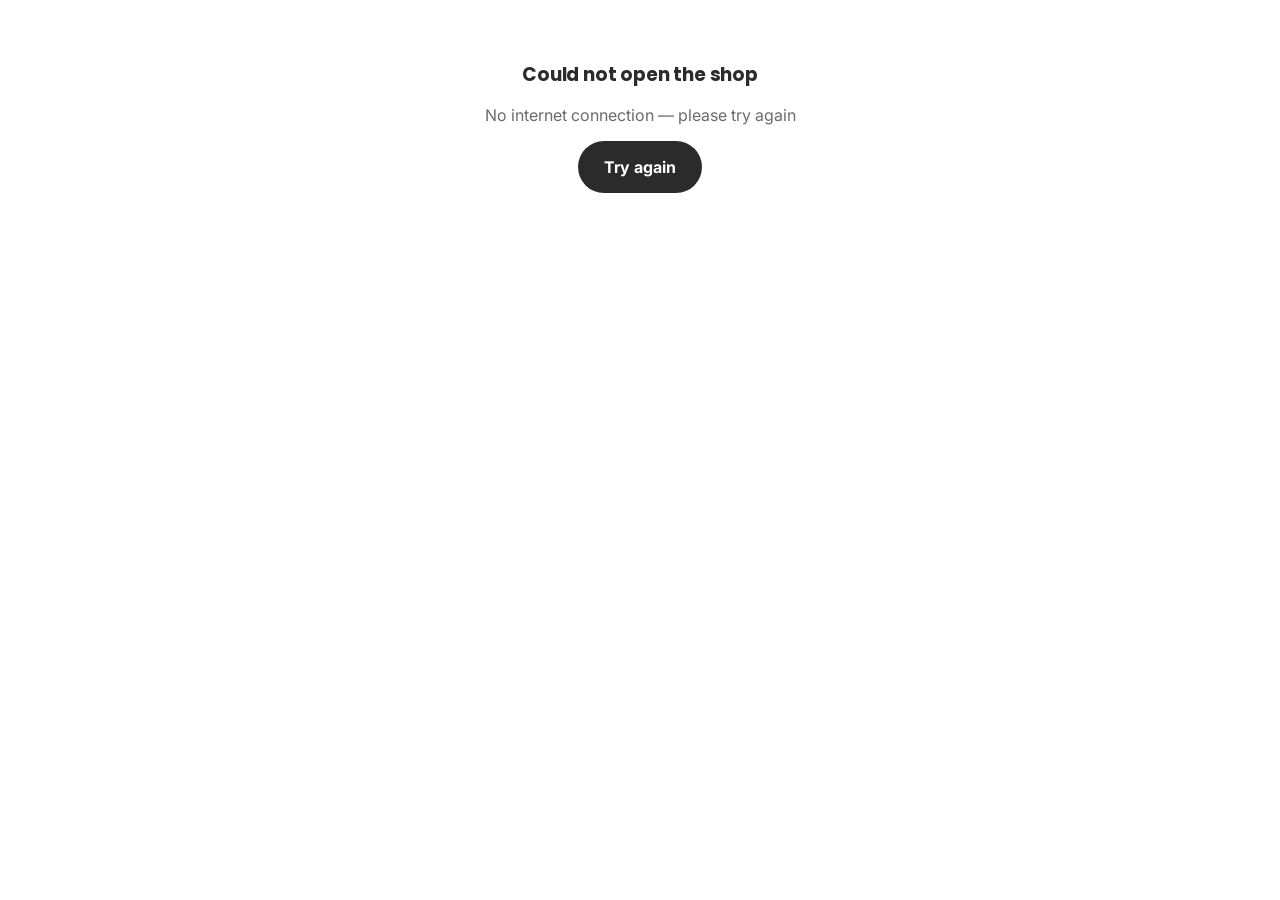
<file: index.html>
<!DOCTYPE html>
<html lang="en">
<head>
  <meta charset="utf-8">
  <meta name="viewport" content="width=device-width, initial-scale=1, viewport-fit=cover">
  <meta name="theme-color" content="#ffffff">
  <title>Store Manager Demo — shop online, order on WhatsApp</title>
  <!-- Link preview on WhatsApp / Facebook (GitHub Pages version). Change the title, description and og-image.png to your business. -->
  <meta name="description" content="Try a till, stock and online shop app made for Liberian businesses">
  <meta property="og:type" content="website">
  <meta property="og:title" content="Store Manager Demo — shop online, order on WhatsApp">
  <meta property="og:description" content="Try a till, stock and online shop app made for Liberian businesses">
  <meta property="og:image" content="og-image.png">
  <meta name="twitter:card" content="summary_large_image">
  <link rel="icon" href="icons/icon-192.png">
  <link rel="apple-touch-icon" href="icons/icon-192.png">
  <link rel="preconnect" href="https://fonts.googleapis.com">
  <link rel="preconnect" href="https://fonts.gstatic.com" crossorigin>
  <link href="https://fonts.googleapis.com/css2?family=Inter:wght@400;500;600;700&family=Poppins:wght@600;700;800&display=swap" rel="stylesheet">
  <style>
:root { --brand: #0F766E; --brand-ink: #0c5c56; --brand-soft: #eef5f5; --on-brand: #fff; --accent: #0077a8; --accent-soft: #eaf8fd;
  --ink: #2b2b2b; --ink-2: #4a4a4a; --muted: #6b6b6b; --line: #eeeae6; --line-2: #e2dcd6; --paper: #f6f4f2; --photo: #f1eeea;
  --wa: #15803d; --ok: #166534; --warn: #b45309; --bad: #b91c1c; --r: 20px; --max: 1280px;
  --head: "Poppins", "Inter", ui-sans-serif, system-ui, sans-serif;
  font-family: "Inter", ui-sans-serif, system-ui, -apple-system, "Segoe UI", Roboto, Arial, sans-serif; color: var(--ink); -webkit-font-smoothing: antialiased; }
* { box-sizing: border-box; }
html { scroll-behavior: smooth; }
body { margin: 0; background: #fff; -webkit-tap-highlight-color: transparent; }
button, input, select, textarea { font: inherit; color: inherit; }
button { cursor: pointer; }
a { color: var(--accent); }
img { max-width: 100%; }
h1, h2, h3 { font-family: var(--head); letter-spacing: -.01em; }
svg.i { width: 20px; height: 20px; fill: none; stroke: currentColor; stroke-width: 2; stroke-linecap: round; stroke-linejoin: round; flex: 0 0 auto; }
.sr { position: absolute; width: 1px; height: 1px; overflow: hidden; clip: rect(0 0 0 0); white-space: nowrap; }
.wrap { max-width: var(--max); margin: 0 auto; padding: 0 32px; }
@media (max-width: 720px) { .wrap { padding: 0 16px; } }
:focus-visible { outline: 3px solid rgba(0,174,239,.55); outline-offset: 2px; }

/* buttons */
.btn { display: inline-flex; align-items: center; justify-content: center; gap: 10px; min-height: 52px; padding: 0 26px; border-radius: 999px; border: 0;
  font-weight: 700; font-size: 16px; text-decoration: none; white-space: nowrap; transition: transform .12s, background .2s; }
.btn:active { transform: scale(.98); }
.btn.pri { background: var(--brand); color: var(--on-brand); }
.btn.pri:hover { background: var(--brand-ink); }
.btn.dark { background: var(--ink); color: #fff; }
.btn.ghost { background: #fff; color: var(--ink); border: 1.5px solid var(--line-2); }
.btn.wa { background: var(--wa); color: #fff; }
.btn.wa-o { background: #fff; color: var(--wa); border: 1.5px solid var(--wa); }
.btn.block { width: 100%; }
.btn[disabled] { opacity: .55; pointer-events: none; }
.iconbtn { width: 48px; height: 48px; border-radius: 999px; border: 0; background: var(--paper); color: var(--ink); display: inline-flex; align-items: center; justify-content: center; position: relative; text-decoration: none; flex: 0 0 auto; }
.iconbtn.dark { background: var(--ink); color: #fff; }
.badge { position: absolute; top: -3px; right: -3px; min-width: 20px; height: 20px; padding: 0 5px; border-radius: 999px; background: var(--brand); color: var(--on-brand);
  font-size: 12px; font-weight: 700; display: flex; align-items: center; justify-content: center; border: 2px solid #fff; }
.pill { display: inline-flex; align-items: center; font-size: 12px; font-weight: 700; padding: 5px 11px; border-radius: 999px; background: #fff; color: var(--accent); }
.pill.sale { background: var(--brand); color: var(--on-brand); }
.pill.custom { background: var(--brand); color: var(--on-brand); }
.pill.out { background: #fff; color: var(--bad); }
.pill.low { background: #fff; color: var(--warn); }
.kicker { color: var(--accent); font-weight: 700; font-size: 13px; letter-spacing: .08em; text-transform: uppercase; }
.kicker.pink { color: var(--brand); }

/* top */
.announce { background: var(--ink); color: #fff; font-size: 13px; padding: 9px 16px; text-align: center; }
.head { position: sticky; top: 0; z-index: 30; background: rgba(255,255,255,.96); backdrop-filter: saturate(1.4) blur(8px); border-bottom: 1px solid var(--line); }
.head .row { display: flex; align-items: center; gap: 24px; padding-top: 14px; padding-bottom: 14px; }
.logo { display: flex; align-items: center; text-decoration: none; color: var(--ink); min-width: 0; }
.logo img { height: 40px; width: auto; display: block; }
.logo .txt { font-family: var(--head); font-weight: 800; font-size: 22px; color: var(--brand); white-space: nowrap; overflow: hidden; text-overflow: ellipsis; }
.search { flex: 1 1 320px; display: flex; align-items: center; gap: 10px; background: var(--paper); border-radius: 999px; padding: 0 18px; height: 48px; color: var(--muted); }
.search input { border: 0; background: transparent; outline: none; flex: 1; min-width: 0; font-size: 15px; color: var(--ink); }
.head .acts { display: flex; align-items: center; gap: 10px; margin-left: auto; }
.chat { display: inline-flex; align-items: center; gap: 8px; height: 48px; padding: 0 18px; border-radius: 999px; border: 1.5px solid var(--wa); color: var(--wa); text-decoration: none; font-weight: 600; font-size: 15px; }
.nav { display: flex; gap: 30px; padding-bottom: 14px; overflow-x: auto; scrollbar-width: none; }
.nav::-webkit-scrollbar { display: none; }
.nav a { color: var(--ink); text-decoration: none; font-weight: 500; font-size: 15px; white-space: nowrap; }
.nav a:hover, .nav a.on { color: var(--brand); }
.nav a.hot { color: var(--brand); font-weight: 700; }
.menu-btn { display: none; }
@media (max-width: 860px) {
  .head .row { flex-wrap: wrap; gap: 10px; padding-top: 10px; padding-bottom: 10px; }
  .menu-btn { display: inline-flex; background: transparent; margin-left: -10px; }
  .logo { flex: 1; justify-content: center; }
  .logo img { height: 30px; }
  .logo .txt { font-size: 19px; }
  .head .acts { margin-left: 0; }
  .chat { display: none; }
  .search { order: 5; flex: 1 1 100%; height: 46px; }
  .nav { display: none; }
}

/* sections */
main { min-height: 60vh; }
.sec { padding-top: 52px; }
.sec-h { display: flex; align-items: flex-end; justify-content: space-between; gap: 16px; margin-bottom: 22px; flex-wrap: wrap; }
.sec-h h2 { margin: 4px 0 0; font-size: 28px; font-weight: 700; }
.sec-h a { font-weight: 600; font-size: 15px; text-decoration: none; }
.band { margin-top: 52px; border-radius: 28px; padding: 40px; }
.band.blue { background: var(--accent-soft); }
.band.pink { background: var(--brand-soft); }
.band .sec-h { margin-bottom: 20px; }
@media (max-width: 720px) {
  .sec { padding-top: 30px; }
  .sec-h { margin-bottom: 14px; }
  .sec-h h2 { font-size: 20px; }
  .band { margin-top: 30px; border-radius: 22px; padding: 22px 16px; }
}

/* hero */
.hero { position: relative; margin-top: 26px; border-radius: 28px; overflow: hidden; background: var(--brand-soft); }
.slides { display: flex; overflow-x: auto; scroll-snap-type: x mandatory; scrollbar-width: none; }
.slides::-webkit-scrollbar { display: none; }
.slide { flex: 0 0 100%; scroll-snap-align: start; display: flex; flex-wrap: wrap; align-items: stretch; min-height: 460px; }
.slide .txt { flex: 1 1 440px; padding: 56px 56px 76px; display: flex; flex-direction: column; gap: 20px; align-items: flex-start; justify-content: center; }
.slide h1, .slide h2.h1 { margin: 0; font-weight: 800; font-size: 54px; line-height: 1.05; letter-spacing: -.02em; }
.slide h1 em, .slide h2.h1 em { font-style: normal; color: var(--brand); }
.cta { display: flex; gap: 12px; flex-wrap: wrap; }
.slide p { margin: 0; font-size: 18px; line-height: 1.6; color: var(--ink-2); max-width: 470px; }
.slide .art { flex: 1 1 440px; position: relative; min-height: 380px; }
.slide .art > img.full { position: absolute; inset: 0; width: 100%; height: 100%; object-fit: cover; }
.slide.photo { position: relative; }
.slide.photo .bg { position: absolute; inset: 0; width: 100%; height: 100%; object-fit: cover; }
.slide.photo .txt { position: relative; z-index: 1; background: linear-gradient(90deg, rgba(255,255,255,.95) 0, rgba(255,255,255,.85) 45%, rgba(255,255,255,0) 75%); flex-basis: 100%; }
.collage .c { position: absolute; border-radius: 24px; overflow: hidden; background: #fff; box-shadow: 0 18px 40px rgba(0,0,0,.10); }
.collage .c img { width: 100%; height: 100%; object-fit: cover; display: block; }
.collage .c1 { left: 6%; top: 38px; width: 50%; aspect-ratio: 1; }
.collage .c2 { right: 7%; top: 22px; width: 34%; aspect-ratio: 3/4; }
.collage .c3 { right: 17%; bottom: 26px; width: 34%; aspect-ratio: 1; }
.chip-card { position: absolute; left: 22px; bottom: 22px; background: #fff; border-radius: 18px; padding: 8px 16px 8px 8px; display: flex; gap: 12px; align-items: center; box-shadow: 0 14px 34px rgba(0,0,0,.14); text-decoration: none; color: var(--ink); }
.chip-card img { width: 52px; height: 52px; border-radius: 12px; object-fit: cover; }
.chip-card span { display: block; font-size: 13px; color: var(--ink-2); }
.dots { position: absolute; left: 56px; bottom: 28px; display: flex; gap: 8px; z-index: 2; }
.dots button { width: 9px; height: 9px; border-radius: 99px; border: 0; padding: 0; background: rgba(0,0,0,.18); transition: width .2s; }
.dots button.on { width: 28px; background: var(--brand); }
@media (max-width: 720px) {
  .hero { margin-top: 14px; border-radius: 22px; }
  .slide { flex-direction: column-reverse; flex-wrap: nowrap; min-height: 0; }
  .slide .art { flex: 0 0 auto; min-height: 230px; }
  .slide .txt { flex: 0 0 auto; padding: 18px 22px 46px; gap: 12px; }
  .slide h1, .slide h2.h1 { font-size: 30px; }
  .slide p { font-size: 15px; }
  .slide.photo { min-height: 420px; flex-direction: column; justify-content: flex-end; }
  .slide.photo .txt { background: linear-gradient(0deg, rgba(255,255,255,.97) 0, rgba(255,255,255,.9) 60%, rgba(255,255,255,0)); padding-top: 70px; }
  .dots { left: 50%; transform: translateX(-50%); bottom: 18px; }
}

/* categories */
.cats { display: grid; grid-template-columns: repeat(auto-fill, minmax(140px, 1fr)); gap: 22px; }
.cat { display: flex; flex-direction: column; align-items: center; gap: 10px; text-decoration: none; color: var(--ink); font-weight: 600; font-size: 15px; text-align: center; }
.cat .ring { width: 140px; height: 140px; border-radius: 50%; overflow: hidden; background: var(--photo); transition: box-shadow .2s; display: grid; place-items: center; }
.cat .ring img { width: 100%; height: 100%; object-fit: cover; }
.cat .ring b { font-family: var(--head); font-size: 34px; color: var(--brand); }
.cat:hover .ring { box-shadow: 0 0 0 3px #00aeef; }
@media (max-width: 720px) {
  .cats { display: flex; overflow-x: auto; gap: 14px; margin: 0 -16px; padding: 0 16px 6px; scrollbar-width: none; }
  .cats::-webkit-scrollbar { display: none; }
  .cat { flex: 0 0 84px; font-size: 12px; gap: 8px; line-height: 1.3; }
  .cat .ring { width: 80px; height: 80px; }
  .cat .ring b { font-size: 24px; }
}

/* product cards */
.grid { display: grid; grid-template-columns: repeat(auto-fill, minmax(250px, 1fr)); gap: 28px 24px; }
.grid.tight { grid-template-columns: repeat(auto-fill, minmax(220px, 1fr)); gap: 20px; }
@media (max-width: 720px) { .grid, .grid.tight { grid-template-columns: repeat(2, minmax(0, 1fr)); gap: 20px 12px; } }
.pcard { display: flex; flex-direction: column; gap: 10px; text-decoration: none; color: inherit; position: relative; min-width: 0; }
.band .pcard { background: #fff; border-radius: 22px; padding: 10px 10px 16px; }
.media { position: relative; aspect-ratio: 1; border-radius: 20px; overflow: hidden; background: var(--photo); }
.band .media { border-radius: 14px; }
.media img { width: 100%; height: 100%; object-fit: cover; display: block; transition: transform .4s; }
.pcard:hover .media img { transform: scale(1.05); }
.media .ph { width: 100%; height: 100%; display: grid; place-items: center; font-family: var(--head); font-weight: 800; font-size: 34px; color: var(--brand); background: var(--brand-soft); }
.media .tags { position: absolute; top: 12px; left: 12px; display: flex; gap: 6px; flex-wrap: wrap; }
.qadd { position: absolute; right: 10px; bottom: 10px; width: 40px; height: 40px; border-radius: 50%; border: 0; background: #fff; color: var(--ink); box-shadow: 0 4px 14px rgba(0,0,0,.14);
  display: flex; align-items: center; justify-content: center; opacity: 0; transform: translateY(6px); transition: opacity .2s, transform .2s; }
.pcard:hover .qadd, .qadd:focus-visible { opacity: 1; transform: none; }
@media (hover: none) { .qadd { opacity: 1; transform: none; width: 36px; height: 36px; } }
.qadd.in { background: var(--ink); color: #fff; opacity: 1; transform: none; }
.pcard .cat-l { font-size: 12px; color: var(--muted); text-transform: uppercase; letter-spacing: .06em; font-weight: 600; }
.pcard .nm { font-size: 16px; font-weight: 600; line-height: 1.35; display: -webkit-box; -webkit-line-clamp: 2; -webkit-box-orient: vertical; overflow: hidden; }
.pcard:hover .nm { color: var(--brand); }
.band .pcard .nm, .band .pcard .pr { padding: 0 6px; }
.pr { display: flex; align-items: baseline; gap: 8px; flex-wrap: wrap; }
.pr b { font-size: 18px; font-weight: 700; }
.pr b.sale { color: var(--brand); }
.pr s { font-size: 14px; color: var(--muted); }
.pr small { font-size: 13px; color: var(--muted); }
.pcard.soldout .media img { filter: grayscale(.6); opacity: .7; }
@media (max-width: 720px) {
  .pcard { gap: 7px; }
  .media { border-radius: 16px; }
  .pcard .cat-l { display: none; }
  .pcard .nm { font-size: 14px; }
  .pr b { font-size: 15px; } .pr s, .pr small { font-size: 12px; }
  .media .tags { top: 8px; left: 8px; }
  .pill { font-size: 11px; padding: 4px 9px; }
}

/* steps + footer */
.steps { display: grid; grid-template-columns: repeat(auto-fit, minmax(240px, 1fr)); gap: 18px; }
.step { border: 1px solid var(--line); border-radius: 22px; padding: 26px; display: flex; flex-direction: column; gap: 10px; }
.step .n { width: 44px; height: 44px; border-radius: 14px; font-family: var(--head); font-weight: 800; font-size: 20px; display: flex; align-items: center; justify-content: center; }
.step h3 { margin: 0; font-size: 18px; font-family: "Inter", sans-serif; font-weight: 700; }
.step p { margin: 0; color: var(--ink-2); line-height: 1.55; }
@media (max-width: 720px) { .step { flex-direction: row; align-items: center; padding: 14px 16px; border-radius: 18px; gap: 14px; } .step .n { width: 38px; height: 38px; font-size: 16px; flex: 0 0 auto; } .step h3 { font-size: 14px; } .step p { font-size: 13px; } }
footer { margin-top: 64px; background: var(--paper); }
footer .cols { display: grid; grid-template-columns: repeat(auto-fit, minmax(210px, 1fr)); gap: 30px; padding-top: 46px; padding-bottom: 26px; }
footer h3 { margin: 0 0 6px; font-size: 15px; font-family: "Inter", sans-serif; }
footer .col { display: flex; flex-direction: column; gap: 9px; font-size: 14px; color: var(--ink-2); line-height: 1.5; }
footer .col a { text-decoration: none; font-weight: 600; }
footer .col a.wa { color: var(--wa); }
footer .base { border-top: 1px solid #e5e0da; padding-top: 16px; padding-bottom: 30px; font-size: 13px; color: var(--muted); }
.fab { position: fixed; right: 16px; bottom: max(18px, env(safe-area-inset-bottom)); z-index: 25; width: 58px; height: 58px; border-radius: 50%; background: var(--wa); color: #fff;
  display: none; align-items: center; justify-content: center; box-shadow: 0 10px 24px rgba(21,128,61,.35); }
.fab svg.i { width: 28px; height: 28px; }
@media (max-width: 860px) { .fab { display: flex; } .fab.up { bottom: calc(86px + env(safe-area-inset-bottom)); } }
.cartbar { position: fixed; left: 12px; right: 12px; bottom: max(12px, env(safe-area-inset-bottom)); z-index: 24; display: none; align-items: center; gap: 12px; background: var(--ink); color: #fff;
  border: 0; border-radius: 18px; padding: 14px 18px; font-weight: 700; font-size: 16px; box-shadow: 0 12px 30px rgba(0,0,0,.22); text-align: left; }
.cartbar .n { background: var(--brand); color: var(--on-brand); min-width: 28px; height: 28px; border-radius: 999px; display: grid; place-items: center; font-size: 14px; }
.cartbar span.t { flex: 1; }
@media (max-width: 860px) { .cartbar.show { display: flex; } }

/* list page */
.lp-head { padding-top: 26px; display: flex; flex-direction: column; gap: 8px; }
.lp-head h1 { margin: 0; font-size: 36px; font-weight: 700; }
.crumbs { font-size: 14px; color: var(--muted); display: flex; gap: 8px; flex-wrap: wrap; }
.crumbs a { color: var(--muted); text-decoration: none; }
.tools { display: flex; gap: 10px; align-items: center; flex-wrap: wrap; margin: 18px 0 24px; }
.chips { display: flex; gap: 8px; overflow-x: auto; scrollbar-width: none; flex: 1 1 400px; }
.chips::-webkit-scrollbar { display: none; }
.chips button { border: 1.5px solid var(--line-2); background: #fff; padding: 9px 16px; border-radius: 999px; font-weight: 600; font-size: 14px; white-space: nowrap; color: var(--ink-2); min-height: 42px; }
.chips button.on { background: var(--ink); border-color: var(--ink); color: #fff; }
.sel { position: relative; }
.sel select { appearance: none; border: 1.5px solid var(--line-2); border-radius: 999px; padding: 0 40px 0 16px; min-height: 42px; background: #fff; font-weight: 600; font-size: 14px; }
.sel:after { content: ""; position: absolute; right: 16px; top: 50%; width: 8px; height: 8px; border: solid var(--ink); border-width: 0 2px 2px 0; transform: translateY(-70%) rotate(45deg); pointer-events: none; }
.toggle { display: inline-flex; align-items: center; gap: 8px; font-size: 14px; font-weight: 600; color: var(--ink-2); min-height: 42px; }
.toggle input { width: 18px; height: 18px; accent-color: var(--brand); }
.empty { text-align: center; padding: 60px 16px; color: var(--muted); }
.empty h3 { color: var(--ink); margin: 0 0 6px; }
@media (max-width: 720px) { .lp-head h1 { font-size: 26px; } .tools { margin: 12px 0 18px; } .chips { flex-basis: 100%; margin: 0 -16px; padding: 0 16px; } }

/* product page */
.pp { display: flex; flex-wrap: wrap; gap: 56px; align-items: flex-start; padding-top: 18px; }
.gal { flex: 1 1 520px; min-width: 0; display: flex; gap: 16px; position: sticky; top: 140px; }
.thumbs { display: flex; flex-direction: column; gap: 12px; }
.thumbs button { width: 84px; height: 84px; border-radius: 14px; overflow: hidden; padding: 0; border: 2px solid transparent; background: var(--photo); }
.thumbs button.on { border-color: var(--ink); }
.thumbs img { width: 100%; height: 100%; object-fit: cover; display: block; }
.main-img { flex: 1; position: relative; aspect-ratio: 1; border-radius: 26px; overflow: hidden; background: var(--photo); }
.main-img .track { display: flex; width: 100%; height: 100%; overflow-x: auto; scroll-snap-type: x mandatory; scrollbar-width: none; }
.main-img .track::-webkit-scrollbar { display: none; }
.main-img .track img, .main-img .track .ph { flex: 0 0 100%; width: 100%; height: 100%; object-fit: cover; scroll-snap-align: start; cursor: zoom-in; }
.main-img .track .ph { display: grid; place-items: center; font-family: var(--head); font-weight: 800; font-size: 80px; color: var(--brand); background: var(--brand-soft); cursor: default; }
.main-img .tags { position: absolute; top: 18px; left: 18px; display: flex; gap: 8px; }
.main-img .zoom { position: absolute; bottom: 16px; right: 16px; background: rgba(255,255,255,.92); border-radius: 999px; padding: 8px 12px; font-size: 13px; font-weight: 600; display: flex; gap: 6px; align-items: center; pointer-events: none; }
.namebar { position: absolute; left: 16px; right: 16px; bottom: 16px; background: rgba(255,255,255,.95); border-radius: 18px; padding: 12px 18px; display: flex; align-items: center; justify-content: space-between; gap: 12px; }
.namebar span { font-size: 14px; color: var(--ink-2); }
.namebar b { font-family: var(--head); font-weight: 800; font-size: 22px; letter-spacing: .12em; color: var(--wa); overflow: hidden; text-overflow: ellipsis; white-space: nowrap; }
.pdots { position: absolute; left: 0; right: 0; bottom: 16px; display: none; justify-content: center; gap: 6px; }
.pdots span { width: 7px; height: 7px; border-radius: 9px; background: rgba(0,0,0,.25); }
.pdots span.on { width: 20px; background: var(--ink); }
.info { flex: 1 1 420px; min-width: 0; display: flex; flex-direction: column; gap: 20px; }
.info h1 { margin: 0; font-size: 40px; line-height: 1.12; font-weight: 700; }
.bigprice { display: flex; align-items: baseline; gap: 12px; flex-wrap: wrap; }
.bigprice b { font-family: var(--head); font-size: 32px; font-weight: 800; color: var(--brand); }
.bigprice s { font-size: 18px; color: var(--muted); }
.bigprice small { font-size: 15px; color: var(--ink-2); }
.avail { display: inline-flex; align-items: center; gap: 8px; font-size: 14px; font-weight: 600; }
.avail i { width: 9px; height: 9px; border-radius: 50%; display: inline-block; }
.avail.in { color: var(--ok); } .avail.in i { background: #16a34a; }
.avail.low { color: var(--warn); } .avail.low i { background: #f59e0b; }
.avail.out { color: var(--bad); } .avail.out i { background: #ef4444; }
.avail.made { color: var(--accent); }
.desc { margin: 0; font-size: 16px; line-height: 1.65; color: var(--ink-2); white-space: pre-line; }
.fld { display: flex; flex-direction: column; gap: 8px; }
.fld label { font-weight: 600; font-size: 15px; }
.fld label small { font-weight: 400; color: var(--muted); }
.fld input, .fld textarea { min-height: 52px; border: 1.5px solid var(--line-2); border-radius: 14px; padding: 12px 16px; font-size: 16px; background: #fff; width: 100%; }
.fld textarea { min-height: 80px; resize: vertical; }
.fld input:focus, .fld textarea:focus { outline: none; border-color: var(--accent); box-shadow: 0 0 0 3px rgba(0,174,239,.2); }
.qtyrow { display: flex; align-items: center; gap: 16px; flex-wrap: wrap; }
.stepper { display: inline-flex; align-items: center; border: 1.5px solid var(--line-2); border-radius: 999px; overflow: hidden; background: #fff; }
.stepper button { width: 48px; height: 48px; border: 0; background: transparent; font-size: 22px; display: grid; place-items: center; }
.stepper button:hover { background: var(--photo); }
.stepper input { width: 60px; text-align: center; border: 0; font-weight: 700; font-size: 17px; background: transparent; -moz-appearance: textfield; }
.stepper input::-webkit-outer-spin-button, .stepper input::-webkit-inner-spin-button { -webkit-appearance: none; }
.stepper.sm button { width: 38px; height: 38px; font-size: 18px; }
.stepper.sm input { width: 46px; font-size: 15px; }
.tip { background: var(--accent-soft); border-radius: 16px; padding: 14px 16px; font-size: 14px; line-height: 1.6; }
.buy { display: flex; gap: 12px; flex-wrap: wrap; }
.buy .btn { flex: 1 1 220px; min-height: 56px; }
.buy .iconbtn { width: 56px; height: 56px; background: #fff; border: 1.5px solid var(--line-2); }
.perks { border-top: 1px solid var(--line); padding-top: 18px; display: grid; grid-template-columns: repeat(2, minmax(0, 1fr)); gap: 16px; }
.perk { display: flex; gap: 12px; align-items: flex-start; font-size: 14px; line-height: 1.5; color: var(--ink-2); }
.perk svg { color: var(--accent); }
.perk b { color: var(--ink); display: block; }
.stickybuy { display: none; }
@media (max-width: 860px) {
  .pp { gap: 22px; padding-top: 0; }
  .gal { position: static; flex-basis: 100%; margin: 0 -16px; }
  .thumbs { display: none; }
  .main-img { border-radius: 0; aspect-ratio: 1 / 1; }
  .pdots { display: flex; }
  .main-img .zoom { display: none; }
  .namebar { bottom: 36px; }
  .info h1 { font-size: 27px; }
  .bigprice b { font-size: 26px; }
  .buy .btn.pri { display: none; }
  .buy { flex-wrap: nowrap; }
  .buy .btn.wa-o { flex: 1 1 auto; min-width: 0; font-size: 15px; padding: 0 16px; }
  .perks { grid-template-columns: 1fr; }
  .stickybuy { position: fixed; left: 0; right: 0; bottom: 0; z-index: 26; background: #fff; border-top: 1px solid var(--line); box-shadow: 0 -10px 30px rgba(0,0,0,.08);
    padding: 12px 16px calc(12px + env(safe-area-inset-bottom)); display: flex; align-items: center; gap: 14px; }
  .stickybuy .tt { display: flex; flex-direction: column; font-size: 12px; color: var(--muted); }
  .stickybuy .tt b { font-family: var(--head); font-size: 19px; color: var(--ink); }
  .stickybuy .btn { flex: 1; min-height: 54px; }
  body.has-sticky main { padding-bottom: 90px; }
}

/* drawer + overlays */
.scrim { position: fixed; inset: 0; background: rgba(20,20,20,.45); z-index: 50; animation: fade .18s; }
.drawer { position: fixed; top: 0; right: 0; bottom: 0; width: min(440px, 100%); background: #fff; z-index: 51; display: flex; flex-direction: column; animation: slide .22s ease-out; box-shadow: -20px 0 40px rgba(0,0,0,.12); }
.drawer.left { left: 0; right: auto; animation-name: slidel; }
@keyframes slide { from { transform: translateX(40px); opacity: .4; } }
@keyframes slidel { from { transform: translateX(-40px); opacity: .4; } }
@keyframes fade { from { opacity: 0; } }
.dh { display: flex; align-items: center; gap: 10px; padding: 16px 18px; border-bottom: 1px solid var(--line); }
.dh h2 { margin: 0; font-size: 20px; flex: 1; }
.dh h2 small { color: var(--muted); font-size: 15px; font-weight: 600; font-family: "Inter", sans-serif; }
.db { flex: 1; overflow: auto; padding: 4px 18px; }
.df { border-top: 1px solid var(--line); padding: 16px 18px calc(16px + env(safe-area-inset-bottom)); display: flex; flex-direction: column; gap: 12px; }
.line { display: flex; gap: 14px; padding: 14px 0; border-bottom: 1px solid var(--photo); align-items: flex-start; }
.line .th { flex: 0 0 76px; height: 76px; border-radius: 14px; overflow: hidden; background: var(--photo); }
.line .th img { width: 100%; height: 100%; object-fit: cover; display: block; }
.line .th .ph { width: 100%; height: 100%; display: grid; place-items: center; font-weight: 800; color: var(--brand); background: var(--brand-soft); }
.line .mid { flex: 1; min-width: 0; display: flex; flex-direction: column; gap: 6px; }
.line .mid b { font-size: 15px; line-height: 1.3; }
.line .mid .cu { font-size: 13px; color: var(--accent); font-weight: 600; }
.line .mid .meta { font-size: 13px; color: var(--muted); }
.line .end { display: flex; flex-direction: column; align-items: flex-end; gap: 8px; font-weight: 700; }
.line .rm { border: 0; background: transparent; color: var(--muted); font-size: 13px; font-weight: 600; padding: 4px; text-decoration: underline; }
.sum { display: flex; flex-direction: column; gap: 8px; font-size: 15px; }
.sum div { display: flex; justify-content: space-between; gap: 10px; }
.sum div span { color: var(--ink-2); }
.sum .tot { border-top: 1px solid var(--line-2); padding-top: 10px; align-items: baseline; }
.sum .tot b { font-family: var(--head); font-size: 20px; font-weight: 800; text-align: right; }
.sum .note { display: block; font-size: 13px; color: var(--ink-2); line-height: 1.5; }
.menu a { display: flex; align-items: center; gap: 12px; padding: 14px 4px; border-bottom: 1px solid var(--line); text-decoration: none; color: var(--ink); font-weight: 600; }
.menu a.hot { color: var(--brand); }
.lightbox { position: fixed; inset: 0; background: rgba(0,0,0,.92); z-index: 60; display: flex; align-items: center; justify-content: center; }
.lightbox img { max-width: 96vw; max-height: 92vh; object-fit: contain; }
.lightbox .iconbtn { position: absolute; top: 16px; right: 16px; background: #fff; }
.toast { position: fixed; left: 50%; bottom: 96px; transform: translateX(-50%); background: var(--ink); color: #fff; padding: 12px 18px; border-radius: 14px; font-weight: 600; z-index: 70; box-shadow: 0 10px 30px rgba(0,0,0,.2); animation: fade .2s; display: flex; gap: 8px; align-items: center; white-space: nowrap; }

/* checkout, done, track */
.narrow { max-width: 720px; margin: 0 auto; padding: 24px 16px 60px; }
.narrow > h1 { font-size: 32px; margin: 8px 0 18px; }
.card2 { border: 1px solid var(--line); border-radius: 22px; padding: 22px; margin-bottom: 18px; display: flex; flex-direction: column; gap: 14px; }
.card2 h2 { margin: 0; font-size: 18px; }
.seg { display: flex; gap: 4px; background: var(--photo); border-radius: 999px; padding: 4px; }
.seg button { flex: 1; min-height: 48px; border-radius: 999px; border: 0; background: transparent; font-weight: 600; font-size: 15px; color: var(--ink-2); }
.seg button.on { background: #fff; color: var(--ink); box-shadow: 0 2px 8px rgba(0,0,0,.1); }
.opt { display: flex; align-items: center; gap: 12px; border: 1.5px solid var(--line-2); border-radius: 16px; padding: 14px; background: #fff; text-align: left; width: 100%; }
.opt.on { border-color: var(--accent); background: #f2fafe; }
.opt .rad { width: 20px; height: 20px; border-radius: 50%; border: 2px solid #b8b0a8; flex: 0 0 auto; display: grid; place-items: center; }
.opt.on .rad { border-color: var(--accent); }
.opt.on .rad:after { content: ""; width: 10px; height: 10px; border-radius: 50%; background: var(--accent); }
.opt .t { flex: 1; display: flex; flex-direction: column; gap: 2px; }
.opt .t b { font-size: 15px; } .opt .t span { font-size: 13px; color: var(--muted); }
.opt > b { font-size: 15px; }
.err { background: #fef2f2; color: var(--bad); border-radius: 14px; padding: 12px 14px; font-weight: 600; font-size: 14px; }
.mini { display: flex; gap: 10px; align-items: center; font-size: 14px; }
.mini img, .mini .ph { width: 44px; height: 44px; border-radius: 10px; object-fit: cover; background: var(--photo); flex: 0 0 auto; }
.mini span { flex: 1; } .mini small { display: block; color: var(--accent); font-weight: 600; }
.done { text-align: center; display: flex; flex-direction: column; align-items: center; gap: 14px; padding-top: 20px; }
.done .tick { width: 72px; height: 72px; border-radius: 50%; background: #e8f5ec; color: var(--wa); display: grid; place-items: center; }
.done .tick svg { width: 36px; height: 36px; stroke-width: 2.6; }
.done h1 { margin: 0; font-size: 30px; }
.done p { margin: 0; color: var(--ink-2); line-height: 1.6; max-width: 520px; }
.done .no { font-family: var(--head); font-weight: 800; font-size: 22px; background: var(--paper); padding: 8px 18px; border-radius: 14px; }
.done pre { text-align: left; white-space: pre-wrap; background: var(--paper); border-radius: 16px; padding: 16px; font: 13px/1.55 ui-monospace, Menlo, monospace; max-height: 260px; overflow: auto; width: 100%; margin: 0; }
.timeline { display: flex; flex-direction: column; gap: 0; }
.tl { display: flex; gap: 14px; align-items: flex-start; position: relative; padding-bottom: 22px; }
.tl:not(:last-child):before { content: ""; position: absolute; left: 13px; top: 28px; bottom: 0; width: 2px; background: var(--line-2); }
.tl.done:not(:last-child):before { background: var(--wa); }
.tl .dot { width: 28px; height: 28px; border-radius: 50%; border: 2px solid var(--line-2); background: #fff; flex: 0 0 auto; display: grid; place-items: center; color: #fff; }
.tl.done .dot { background: var(--wa); border-color: var(--wa); }
.tl.now .dot { border-color: var(--wa); box-shadow: 0 0 0 5px rgba(21,128,61,.15); }
.tl .dot svg { width: 15px; height: 15px; stroke-width: 3; }
.tl b { display: block; font-size: 15px; } .tl span { font-size: 13px; color: var(--muted); }
.tl.cancel .dot { background: var(--bad); border-color: var(--bad); }

/* directory */
.dir { display: grid; grid-template-columns: repeat(auto-fill, minmax(280px, 1fr)); gap: 18px; padding: 30px 0 20px; }
.shopcard { display: flex; flex-direction: column; gap: 10px; border: 1px solid var(--line); border-radius: 22px; padding: 22px; text-decoration: none; color: var(--ink); transition: box-shadow .2s, transform .2s; }
.shopcard:hover { box-shadow: 0 14px 34px rgba(0,0,0,.08); transform: translateY(-2px); }
.shopcard h2 { margin: 0; font-size: 20px; }
.shopcard .bar { width: 44px; height: 6px; border-radius: 9px; }
.shopcard p { margin: 0; color: var(--ink-2); font-size: 14px; line-height: 1.5; }
.shopcard .go { margin-top: auto; font-weight: 700; color: var(--accent); }
.allshops { font-weight: 600; text-decoration: none; }
.skel { background: linear-gradient(90deg, #f3f1ee 0, #faf9f7 50%, #f3f1ee 100%); background-size: 200% 100%; animation: sk 1.2s infinite; border-radius: 16px; }
@keyframes sk { to { background-position: -200% 0; } }
.boot { padding: 40px 16px; }
.offline { background: #fffbeb; color: #92400e; text-align: center; font-size: 13px; padding: 8px; }
@media (prefers-reduced-motion: reduce) { * { animation: none !important; transition: none !important; scroll-behavior: auto !important; } }
.swrow { display: flex; align-items: center; gap: 4px; margin: -2px 0 0; }
.swrow i { width: 14px; height: 14px; border-radius: 50%; border: 1.5px solid #fff; box-shadow: 0 0 0 1px rgba(0,0,0,.15); }
.swrow small { font-size: 11px; color: var(--ink-2); margin-left: 2px; }
.opts { display: flex; flex-direction: column; gap: 8px; }
.opts-h { font-size: 14px; color: var(--ink-2); } .opts-h b { color: var(--ink); }
.chips { display: flex; flex-wrap: wrap; gap: 8px; }
.chip { display: inline-flex; align-items: center; gap: 7px; padding: 9px 14px; border-radius: 999px; border: 1.5px solid rgba(0,0,0,.14); background: #fff; font: inherit; font-weight: 600; font-size: 14px; cursor: pointer; color: var(--ink); }
.chip i { width: 18px; height: 18px; border-radius: 50%; box-shadow: 0 0 0 1px rgba(0,0,0,.15); }
.chip.on { border-color: var(--brand, #111); box-shadow: 0 0 0 2px var(--brand, #111) inset; }
.chip.gone { opacity: .45; text-decoration: line-through; }
.chip img { width: 30px; height: 30px; border-radius: 8px; object-fit: cover; margin: -4px 0 -4px -6px; }
  </style>
</head>
<body>
  <div id="app"><div class="boot wrap"><div class="skel" style="height:48px;max-width:260px"></div><div class="skel" style="height:360px;margin-top:20px"></div></div></div>
  <div id="layer"></div>
  <script src="config.js"></script>
  <script src="shop.js"></script>
</body>
</html>
</file>
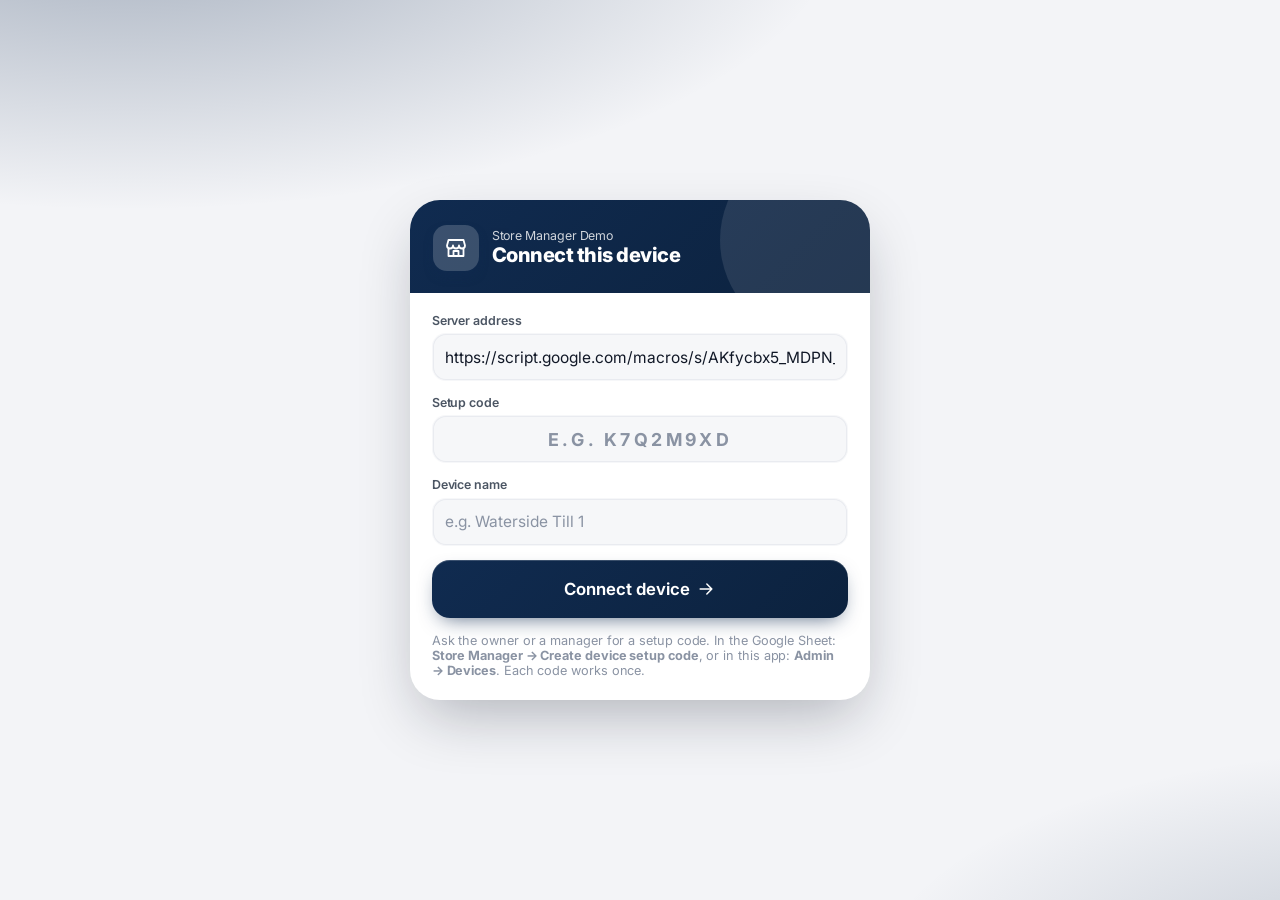
<file: app/index.html>
<!DOCTYPE html>
<html lang="en">
<head>
  <meta charset="utf-8">
  <meta name="viewport" content="width=device-width, initial-scale=1, viewport-fit=cover">
  <meta name="theme-color" content="#0f4c5c">
  <meta name="apple-mobile-web-app-capable" content="yes">
  <meta name="apple-mobile-web-app-status-bar-style" content="default">
  <title>Store Manager Demo</title>
  <link rel="manifest" href="manifest.webmanifest">
  <link rel="icon" href="icons/icon-192.png">
  <link rel="apple-touch-icon" href="icons/icon-192.png">
  <link rel="preconnect" href="https://fonts.googleapis.com">
  <link rel="preconnect" href="https://fonts.gstatic.com" crossorigin>
  <link href="https://fonts.googleapis.com/css2?family=Inter:wght@400;500;600;700;800;900&display=swap" rel="stylesheet">
  <link rel="stylesheet" href="styles.css">
</head>
<body>
  <div id="app"><div class="boot">Loading Store Manager…</div></div>
  <div id="modal-root"></div>
  <div id="toast-root"></div>
  <div id="print-root"></div>
  <script src="config.js"></script>
  <script src="app.js"></script>
</body>
</html>
</file>
<file: app/styles.css>
/* v2.1: read-only Admin offline */
.ro-banner { background: var(--warn-soft); color: var(--text); border: 1px solid #f1d9a8; border-radius: 14px; padding: .7rem .9rem; margin: 0 0 .9rem; font-size: .92rem; }
.ro-view button:not(.tab), .ro-view input, .ro-view select, .ro-view textarea, .ro-view label.check, .ro-view summary { pointer-events: none; opacity: .5; }
.demo-card { background: var(--brand-soft); border: 1px dashed var(--brand); border-radius: 14px; padding: .7rem .9rem; margin: .6rem 0; font-size: .92rem; }
.demo-card .row { flex-wrap: wrap; gap: .4rem; margin-top: .5rem; }
/* Store Manager — design system
 * Brand colour comes from the store (set at runtime by applyTheme()): --brand, --brand-ink, --brand-soft, --brand-tint, --on-brand
 */
:root {
  --brand: #0f766e;
  --brand-ink: #0b5a54;
  --brand-soft: #e6f4f2;
  --brand-tint: #f2faf9;
  --on-brand: #ffffff;

  --bg: #f4f5f7;
  --surface: #ffffff;
  --surface-2: #f8f9fb;
  --line: #e6e8ec;
  --line-strong: #d4d8de;
  --text: #111827;
  --text-2: #4b5563;
  --muted: #8a93a3;

  --ok: #059669;   --ok-soft: #e7f6ef;
  --warn: #b45309; --warn-soft: #fdf3e2;
  --bad: #dc2626;  --bad-soft: #fdecec;

  --r-sm: 8px; --r: 12px; --r-lg: 16px; --r-xl: 22px;
  --shadow-sm: 0 1px 2px rgba(16, 24, 40, .05);
  --shadow: 0 1px 2px rgba(16, 24, 40, .04), 0 4px 16px rgba(16, 24, 40, .06);
  --shadow-lg: 0 12px 40px rgba(16, 24, 40, .18);
  --sidebar: 248px;
  --font: "Inter", ui-sans-serif, system-ui, -apple-system, "Segoe UI", Roboto, "Helvetica Neue", Arial, sans-serif;

  color-scheme: light;
  font-family: var(--font);
  font-size: 15px;
  color: var(--text);
  background: var(--bg);
  -webkit-font-smoothing: antialiased;
}
:root[data-theme="dark"] {
  --bg: #0d1117; --surface: #161b22; --surface-2: #1c222b; --line: #262d37; --line-strong: #323a46;
  --text: #e6e9ee; --text-2: #b4bcc8; --muted: #7d8796;
  --ok-soft: rgba(5,150,105,.16); --warn-soft: rgba(180,83,9,.18); --bad-soft: rgba(220,38,38,.16);
  --shadow: 0 1px 2px rgba(0,0,0,.3), 0 4px 16px rgba(0,0,0,.25);
  color-scheme: dark;
}
* { box-sizing: border-box; }
html, body { margin: 0; height: 100%; }
body { background: var(--bg); -webkit-tap-highlight-color: transparent; }
button, input, select, textarea { font: inherit; color: inherit; }
svg.i { width: 20px; height: 20px; flex: 0 0 auto; stroke: currentColor; fill: none; stroke-width: 1.8; stroke-linecap: round; stroke-linejoin: round; }
svg.i.sm { width: 16px; height: 16px; }
svg.i.lg { width: 24px; height: 24px; }
.boot { display: grid; place-items: center; height: 100vh; color: var(--muted); }
h1, h2, h3 { margin: 0 0 .5rem; line-height: 1.2; letter-spacing: -.01em; }
h2 { font-size: 1.35rem; font-weight: 750; }
h3 { font-size: 1rem; font-weight: 700; }
.muted { color: var(--muted); }
.small { font-size: .82rem; }
.right { text-align: right; }
.center { text-align: center; }
.num { font-variant-numeric: tabular-nums; }
.row { display: flex; gap: .5rem; align-items: center; flex-wrap: wrap; }
.row.between { justify-content: space-between; }
.grow { flex: 1; }
.stack > * + * { margin-top: .9rem; }
.hidden { display: none !important; }
.page-head { display: flex; align-items: flex-end; justify-content: space-between; gap: .75rem; flex-wrap: wrap; margin-bottom: 1.1rem; }
.page-head h2 { margin: 0; }
.page-head .sub { color: var(--muted); font-size: .88rem; margin-top: .2rem; }

/* ---------- buttons ---------- */
.btn { border: 1px solid var(--line-strong); background: var(--surface); color: var(--text); border-radius: var(--r); padding: .55rem 1rem; cursor: pointer;
  font-weight: 600; min-height: 42px; display: inline-flex; align-items: center; justify-content: center; gap: .45rem; transition: background .15s, border-color .15s, transform .05s, box-shadow .15s; white-space: nowrap; }
.btn:hover { background: var(--surface-2); }
.btn:active { transform: translateY(1px); }
.btn:disabled { opacity: .45; cursor: not-allowed; transform: none; }
.btn.primary { background: var(--brand); border-color: var(--brand); color: var(--on-brand); box-shadow: 0 1px 2px rgba(0,0,0,.08); }
.btn.primary:hover { background: var(--brand-ink); border-color: var(--brand-ink); }
.btn.accent { background: var(--brand); border-color: var(--brand); color: var(--on-brand); box-shadow: 0 6px 18px -6px var(--brand); }
.btn.accent:hover { background: var(--brand-ink); }
.btn.soft { background: var(--brand-soft); border-color: transparent; color: var(--brand-ink); }
:root[data-theme="dark"] .btn.soft { color: var(--text); }
.btn.danger { color: var(--bad); border-color: color-mix(in srgb, var(--bad) 30%, transparent); background: var(--surface); }
.btn.danger:hover { background: var(--bad-soft); }
.btn.ghost { background: transparent; border-color: transparent; }
.btn.ghost:hover { background: var(--surface-2); }
.btn.sm { min-height: 34px; padding: .3rem .7rem; font-size: .86rem; border-radius: var(--r-sm); }
.btn.icon { padding: 0; width: 40px; min-width: 40px; }
.btn.icon.sm { width: 34px; min-width: 34px; }
.btn.block { width: 100%; }
.btn.big { min-height: 54px; font-size: 1.05rem; border-radius: var(--r-lg); }

/* ---------- inputs ---------- */
label { display: block; font-size: .8rem; color: var(--text-2); margin-bottom: .35rem; font-weight: 600; }
input[type=text], input[type=number], input[type=password], input[type=url], input[type=tel], input[type=date], select, textarea {
  width: 100%; border: 1px solid var(--line-strong); border-radius: var(--r); padding: .6rem .8rem; background: var(--surface); min-height: 44px;
  transition: border-color .15s, box-shadow .15s; }
input::placeholder { color: var(--muted); }
input:focus, select:focus, textarea:focus { outline: none; border-color: var(--brand); box-shadow: 0 0 0 4px color-mix(in srgb, var(--brand) 18%, transparent); }
.field { margin-bottom: .9rem; }
.grid2 { display: grid; grid-template-columns: 1fr 1fr; gap: .75rem; }
.grid3 { display: grid; grid-template-columns: repeat(3, 1fr); gap: .75rem; }
@media (max-width: 520px) { .grid3 { grid-template-columns: 1fr 1fr; } }
.check { display: flex; align-items: center; gap: .6rem; font-weight: 500; color: var(--text); font-size: .93rem; margin: .35rem 0; cursor: pointer; }
.check input { width: 18px; height: 18px; accent-color: var(--brand); }
.searchbox { position: relative; }
.searchbox svg { position: absolute; left: .8rem; top: 50%; transform: translateY(-50%); color: var(--muted); pointer-events: none; }
.searchbox input { padding-left: 2.5rem; border-radius: 999px; background: var(--surface); }
input[type=color] { width: 44px; height: 44px; border: 1px solid var(--line-strong); border-radius: var(--r); padding: 3px; background: var(--surface); cursor: pointer; }

/* ---------- surfaces ---------- */
.card { background: var(--surface); border: 1px solid var(--line); border-radius: var(--r-lg); padding: 1.1rem; box-shadow: var(--shadow-sm); }
.card.flat { box-shadow: none; }
.card h3 { margin-bottom: .75rem; }
.badge { display: inline-flex; align-items: center; gap: .25rem; padding: .15rem .55rem; border-radius: 999px; font-size: .72rem; font-weight: 700; background: var(--surface-2); color: var(--text-2); border: 1px solid var(--line); white-space: nowrap; }
.badge.ok { background: var(--ok-soft); color: var(--ok); border-color: transparent; }
.badge.warn { background: var(--warn-soft); color: var(--warn); border-color: transparent; }
.badge.bad { background: var(--bad-soft); color: var(--bad); border-color: transparent; }
.badge.dark, .badge.brand { background: var(--brand-soft); color: var(--brand-ink); border-color: transparent; }
:root[data-theme="dark"] .badge.brand, :root[data-theme="dark"] .badge.dark { color: var(--text); }
table { width: 100%; border-collapse: collapse; }
th, td { text-align: left; padding: .7rem .6rem; border-bottom: 1px solid var(--line); vertical-align: middle; }
tbody tr:last-child td { border-bottom: 0; }
tbody tr:hover td { background: var(--surface-2); }
th { font-size: .72rem; text-transform: uppercase; letter-spacing: .05em; color: var(--muted); font-weight: 700; background: var(--surface); }
.table-wrap { overflow-x: auto; padding: .2rem .4rem; }
.empty { text-align: center; color: var(--muted); padding: 2.2rem 1rem; }
.empty svg.i { width: 36px; height: 36px; color: var(--line-strong); display: block; margin: 0 auto .6rem; }

/* KPI tiles */
.kpis { display: grid; grid-template-columns: repeat(auto-fill, minmax(170px, 1fr)); gap: .75rem; }
.kpi { background: var(--surface); border: 1px solid var(--line); border-radius: var(--r-lg); padding: .9rem 1rem; box-shadow: var(--shadow-sm); }
.kpi .k { font-size: .72rem; color: var(--muted); font-weight: 700; text-transform: uppercase; letter-spacing: .05em; }
.kpi .v { font-size: 1.45rem; font-weight: 800; margin-top: .3rem; letter-spacing: -.02em; font-variant-numeric: tabular-nums; }
.kpi .s { font-size: .82rem; color: var(--muted); font-variant-numeric: tabular-nums; }
.kpi.up .v { color: var(--ok); }
.kpi.down .v { color: var(--bad); }
.kpi.hero { background: var(--brand); border-color: var(--brand); color: var(--on-brand); }
.kpi.hero .k, .kpi.hero .s { color: color-mix(in srgb, var(--on-brand) 75%, transparent); }

/* segmented tabs */
.tabs { display: inline-flex; gap: .25rem; flex-wrap: wrap; margin-bottom: 1rem; background: var(--surface); border: 1px solid var(--line); padding: .25rem; border-radius: var(--r); }
.tab { border: 0; background: transparent; padding: .45rem .85rem; border-radius: var(--r-sm); cursor: pointer; font-weight: 600; font-size: .88rem; color: var(--text-2); white-space: nowrap; }
.tab:hover { background: var(--surface-2); }
.tab.on { background: var(--brand); color: var(--on-brand); }
.chips { display: flex; gap: .4rem; overflow-x: auto; padding: .7rem 0 .8rem; scrollbar-width: none; }
.chips::-webkit-scrollbar { display: none; }
.chip-f { border: 1px solid var(--line); background: var(--surface); padding: .4rem .85rem; border-radius: 999px; cursor: pointer; font-weight: 600; font-size: .85rem; color: var(--text-2); white-space: nowrap; }
.chip-f.on { background: var(--brand); color: var(--on-brand); border-color: var(--brand); }

/* ---------- app shell ---------- */
.shell { display: grid; grid-template-columns: minmax(0, 1fr); grid-template-rows: auto minmax(0, 1fr) auto; height: 100vh; height: 100dvh; }
.topbar { grid-row: 1; display: flex; align-items: center; gap: .6rem; padding: .65rem 1rem; padding-top: max(.65rem, env(safe-area-inset-top));
  background: var(--surface); border-bottom: 1px solid var(--line); min-width: 0; }
.store-id { display: flex; align-items: center; gap: .65rem; min-width: 0; flex: 1; }
.logo { width: 36px; height: 36px; border-radius: 10px; background: var(--brand); color: var(--on-brand); display: grid; place-items: center; font-weight: 800; font-size: .9rem; flex: 0 0 auto; letter-spacing: -.02em; }
.store-id .t { min-width: 0; }
.store-id .n { font-weight: 750; font-size: 1rem; white-space: nowrap; overflow: hidden; text-overflow: ellipsis; }
.store-id .b { font-size: .75rem; color: var(--muted); white-space: nowrap; overflow: hidden; text-overflow: ellipsis; }
.pill { display: inline-flex; align-items: center; gap: .35rem; border: 1px solid var(--line); background: var(--surface-2); color: var(--text-2); padding: .35rem .7rem; border-radius: 999px; font-size: .8rem; font-weight: 700; cursor: pointer; white-space: nowrap; }
.pill .dot { width: 8px; height: 8px; border-radius: 50%; background: var(--ok); }
.pill.off { color: var(--bad); background: var(--bad-soft); border-color: transparent; }
.pill.off .dot { background: var(--bad); }
.pill.pending { color: var(--warn); background: var(--warn-soft); border-color: transparent; }
.pill.pending .dot { background: var(--warn); }
.pill.busy .dot { animation: pulse 1s infinite; background: var(--brand); }
@keyframes pulse { 50% { opacity: .3; } }
.me { display: flex; align-items: center; gap: .5rem; border: 1px solid var(--line); background: var(--surface); border-radius: 999px; padding: .2rem .25rem .2rem .2rem; cursor: pointer; }
.avatar { width: 30px; height: 30px; border-radius: 50%; background: var(--brand-soft); color: var(--brand-ink); display: grid; place-items: center; font-weight: 800; font-size: .78rem; flex: 0 0 auto; }
:root[data-theme="dark"] .avatar { color: var(--text); }
.me .who { font-size: .82rem; font-weight: 700; line-height: 1.1; padding-right: .2rem; }
.me .who span { display: block; font-weight: 500; color: var(--muted); font-size: .72rem; }
.main { grid-row: 2; overflow: auto; padding: 1rem; min-width: 0; min-height: 0; }
.page { max-width: 1240px; margin: 0 auto; min-width: 0; }
.nav { grid-row: 3; display: flex; background: var(--surface); border-top: 1px solid var(--line); overflow-x: auto; padding: .25rem .25rem max(.25rem, env(safe-area-inset-bottom)); scrollbar-width: none; }
.nav::-webkit-scrollbar { display: none; }
.nav button { flex: 1 0 auto; min-width: 68px; border: 0; background: none; padding: .45rem .3rem; display: flex; flex-direction: column; align-items: center; gap: .2rem;
  font-size: .7rem; font-weight: 650; color: var(--muted); cursor: pointer; border-radius: var(--r); }
.nav button.on { color: var(--brand); }
.nav button.on svg.i { stroke-width: 2.2; }
.nav .brandmark, .nav .navfoot { display: none; }
@media (min-width: 900px) {
  .shell { grid-template-columns: var(--sidebar) minmax(0, 1fr); grid-template-rows: auto minmax(0, 1fr); }
  .topbar { grid-column: 2; grid-row: 1; padding: .8rem 1.5rem; background: color-mix(in srgb, var(--bg) 85%, transparent); border-bottom: 0; }
  .topbar .logo { display: none; }
  .nav { grid-column: 1; grid-row: 1 / 3; flex-direction: column; border-top: 0; border-right: 1px solid var(--line); padding: 1rem .75rem; gap: .15rem; overflow-y: auto; }
  .nav .brandmark { display: flex; align-items: center; gap: .65rem; padding: .2rem .5rem 1.1rem; }
  .nav .brandmark .n { font-weight: 800; font-size: .98rem; line-height: 1.15; }
  .nav .brandmark .b { font-size: .74rem; color: var(--muted); }
  .nav button { flex: 0 0 auto; flex-direction: row; justify-content: flex-start; gap: .75rem; padding: .62rem .75rem; font-size: .92rem; color: var(--text-2); font-weight: 600; }
  .nav button:hover { background: var(--surface-2); }
  .nav button.on { background: var(--brand-soft); color: var(--brand-ink); }
  :root[data-theme="dark"] .nav button.on { color: var(--text); }
  .nav .navfoot { display: block; margin-top: auto; padding: .75rem .5rem 0; font-size: .74rem; color: var(--muted); }
  .main { grid-column: 2; grid-row: 2; padding: .5rem 1.5rem 1.5rem; }
}
@media (max-width: 599px) {
  .hide-sm, .me .who { display: none; }
  .topbar { padding-left: .8rem; padding-right: .8rem; gap: .45rem; }
  .main { padding: .8rem; }
}

/* ---------- POS ---------- */
.pos { display: grid; gap: 1.1rem; }
.pos > section, .pos > aside { min-width: 0; }
@media (min-width: 900px) { .pos { grid-template-columns: minmax(0, 1fr) 390px; align-items: start; } .cart-panel { position: sticky; top: 0; } .cartbar { display: none !important; } }
.products { display: grid; grid-template-columns: repeat(auto-fill, minmax(158px, 1fr)); gap: .7rem; }
@media (max-width: 599px) { .products { grid-template-columns: repeat(2, minmax(0, 1fr)); gap: .55rem; } }
.prod { position: relative; background: var(--surface); border: 1px solid var(--line); border-radius: var(--r-lg); padding: .75rem; text-align: left; cursor: pointer;
  display: flex; flex-direction: column; gap: .55rem; transition: border-color .15s, box-shadow .15s, transform .08s; box-shadow: var(--shadow-sm); }
.prod:hover { border-color: color-mix(in srgb, var(--brand) 45%, var(--line)); box-shadow: var(--shadow); }
.prod:active { transform: scale(.98); }
.prod:disabled { opacity: .45; cursor: not-allowed; box-shadow: none; }
.prod .thumb { height: 54px; border-radius: var(--r); display: grid; place-items: center; font-weight: 800; font-size: 1.05rem; letter-spacing: -.02em; }
.prod .n { font-weight: 650; font-size: .9rem; line-height: 1.25; min-height: 2.25em; display: -webkit-box; -webkit-line-clamp: 2; -webkit-box-orient: vertical; overflow: hidden; }
.prod .foot { display: flex; align-items: center; justify-content: space-between; gap: .3rem; }
.prod .p { font-weight: 800; font-size: 1rem; letter-spacing: -.01em; font-variant-numeric: tabular-nums; }
.prod .incart { position: absolute; top: .5rem; right: .5rem; background: var(--brand); color: var(--on-brand); min-width: 24px; height: 24px; border-radius: 999px; font-size: .75rem; font-weight: 800; display: grid; place-items: center; padding: 0 .4rem; box-shadow: 0 2px 6px rgba(0,0,0,.15); }
.cart-panel .card { padding: 0; overflow: hidden; }
.cart-head { display: flex; align-items: center; justify-content: space-between; padding: 1rem 1.1rem .6rem; }
.cart-head h3 { margin: 0; }
.cart-lines { padding: 0 1.1rem; max-height: 46vh; overflow: auto; }
.cart-line { display: grid; grid-template-columns: 1fr auto; gap: .35rem .6rem; padding: .75rem 0; border-bottom: 1px solid var(--line); }
.cart-line:last-child { border-bottom: 0; }
.cart-line .n { font-weight: 650; font-size: .93rem; }
.qty { display: inline-flex; align-items: center; border: 1px solid var(--line-strong); border-radius: 999px; overflow: hidden; background: var(--surface); }
.qty button { width: 34px; height: 32px; border: 0; background: transparent; font-weight: 800; cursor: pointer; display: grid; place-items: center; color: var(--text-2); }
.qty button:hover { background: var(--surface-2); }
.qty input { width: 54px; min-height: 32px; height: 32px; padding: 0; text-align: center; border: 0; border-radius: 0; font-weight: 700; background: transparent; }
.qty input:focus { box-shadow: none; }
.cart-foot { background: var(--surface-2); border-top: 1px solid var(--line); padding: .9rem 1.1rem 1.1rem; }
.totals .line { display: flex; justify-content: space-between; padding: .18rem 0; color: var(--text-2); font-size: .92rem; }
.totals .grand { font-size: 1.5rem; font-weight: 800; color: var(--text); letter-spacing: -.02em; padding-top: .35rem; }
.cartbar { position: sticky; bottom: 0; margin: 1rem -.8rem -.8rem; padding: .75rem .9rem; background: var(--surface); border-top: 1px solid var(--line); display: flex; gap: .6rem; align-items: center; }
.cartbar .btn { flex: 1; }
.cartbar .count { width: 42px; height: 42px; border-radius: 50%; background: var(--brand-soft); color: var(--brand-ink); display: grid; place-items: center; font-weight: 800; }
@media (max-width: 899px) { .cart-panel.mobile-hidden { display: none; } }

/* ---------- modal & toast ---------- */
.overlay { position: fixed; inset: 0; background: rgba(15, 23, 42, .45); backdrop-filter: blur(2px); display: flex; align-items: flex-end; justify-content: center; z-index: 50; animation: fade .15s; }
.modal { background: var(--surface); width: 100%; max-width: 560px; max-height: 92vh; overflow: auto; border-radius: var(--r-xl) var(--r-xl) 0 0; padding: 1.2rem 1.2rem 1.5rem; box-shadow: var(--shadow-lg); animation: up .2s ease-out; }
.modal.wide { max-width: 780px; }
.modal-head { display: flex; justify-content: space-between; align-items: center; margin-bottom: 1rem; gap: .5rem; }
.modal-head h2 { margin: 0; font-size: 1.2rem; }
@media (min-width: 640px) { .overlay { align-items: center; padding: 1rem; } .modal { border-radius: var(--r-xl); } }
@keyframes up { from { transform: translateY(24px); opacity: .6; } }
@keyframes fade { from { opacity: 0; } }
#toast-root { position: fixed; left: 50%; transform: translateX(-50%); bottom: 88px; z-index: 60; display: flex; flex-direction: column; gap: .4rem; align-items: center; pointer-events: none; }
@media (min-width: 900px) { #toast-root { bottom: 24px; } }
.toast { background: #111827; color: #fff; padding: .7rem 1rem; border-radius: var(--r); box-shadow: var(--shadow-lg); max-width: 90vw; font-weight: 600; font-size: .9rem; animation: up .2s ease-out; }
.toast.bad { background: var(--bad); }
.toast.ok { background: #065f46; }

/* ---------- checkout ---------- */
.due { text-align: center; padding: 1rem; background: var(--brand); color: var(--on-brand); border-radius: var(--r-lg); margin-bottom: 1rem; }
.due .usd { font-size: 2.1rem; font-weight: 850; letter-spacing: -.03em; font-variant-numeric: tabular-nums; }
.due .lrd { font-size: 1rem; font-weight: 600; opacity: .85; font-variant-numeric: tabular-nums; }
.methods { display: grid; grid-template-columns: repeat(auto-fill, minmax(104px, 1fr)); gap: .45rem; margin-bottom: .9rem; }
.methods .btn { flex-direction: column; gap: .2rem; min-height: 64px; font-size: .82rem; border-radius: var(--r); }
.methods .btn.on { background: var(--brand-soft); border-color: var(--brand); color: var(--brand-ink); box-shadow: 0 0 0 1px var(--brand) inset; }
:root[data-theme="dark"] .methods .btn.on { color: var(--text); }
.tender { display: flex; justify-content: space-between; align-items: center; padding: .55rem .75rem; background: var(--surface-2); border: 1px solid var(--line); border-radius: var(--r); margin-bottom: .4rem; }
.quick { display: flex; gap: .35rem; flex-wrap: wrap; margin-bottom: .6rem; }
.quick .btn { min-height: 34px; padding: .25rem .65rem; border-radius: 999px; font-size: .85rem; }
.change { font-size: 1.25rem; font-weight: 800; color: var(--ok); }
.steps-done { display: flex; align-items: center; gap: .5rem; color: var(--ok); font-weight: 700; }

/* ---------- login & setup ---------- */
.auth-wrap { min-height: 100vh; min-height: 100dvh; display: grid; place-items: center; padding: 1.2rem; background:
  radial-gradient(1200px 500px at 10% -10%, color-mix(in srgb, var(--brand) 35%, transparent), transparent 60%),
  radial-gradient(900px 400px at 110% 110%, color-mix(in srgb, var(--brand) 22%, transparent), transparent 60%), var(--bg); }
.auth { width: 100%; max-width: 460px; background: var(--surface); border: 1px solid var(--line); border-radius: 24px; box-shadow: var(--shadow-lg); overflow: hidden; }
.auth-head { background: var(--brand); color: var(--on-brand); padding: 1.4rem 1.4rem 1.2rem; display: flex; align-items: center; gap: .8rem; }
.auth-head .logo { background: color-mix(in srgb, var(--on-brand) 18%, transparent); color: var(--on-brand); width: 46px; height: 46px; border-radius: 14px; font-size: 1.05rem; }
.auth-head .k { font-size: .8rem; opacity: .8; }
.auth-head h2 { margin: 0; font-size: 1.3rem; color: var(--on-brand); }
.auth-body { padding: 1.3rem 1.4rem 1.4rem; }
.auth-foot { display: flex; justify-content: space-between; align-items: center; padding: .8rem 1.4rem; border-top: 1px solid var(--line); font-size: .78rem; color: var(--muted); background: var(--surface-2); }
.users { display: grid; grid-template-columns: repeat(auto-fill, minmax(128px, 1fr)); gap: .5rem; max-height: 38vh; overflow: auto; padding: 2px; }
.user-tile { border: 1px solid var(--line); background: var(--surface); border-radius: var(--r); padding: .6rem; cursor: pointer; text-align: left; display: flex; align-items: center; gap: .55rem; transition: border-color .15s, box-shadow .15s; }
.user-tile:hover { border-color: var(--line-strong); }
.user-tile.on { border-color: var(--brand); box-shadow: 0 0 0 3px color-mix(in srgb, var(--brand) 20%, transparent); }
.user-tile b { font-size: .86rem; display: block; line-height: 1.2; }
.user-tile .r { font-size: .72rem; color: var(--muted); }
.pin-dots { display: flex; gap: .7rem; justify-content: center; margin: 1rem 0; }
.pin-dots span { width: 14px; height: 14px; border-radius: 50%; background: var(--line-strong); transition: background .1s, transform .1s; }
.pin-dots span.on { background: var(--brand); transform: scale(1.1); }
.pad { display: grid; grid-template-columns: repeat(3, 1fr); gap: .55rem; }
.pad button { min-height: 58px; font-size: 1.4rem; font-weight: 700; border-radius: var(--r-lg); border: 1px solid var(--line); background: var(--surface-2); cursor: pointer; color: var(--text); }
.pad button:hover { background: var(--surface); border-color: var(--line-strong); }
.pad button:active { background: var(--brand-soft); }
.pad button.go { background: var(--brand); color: var(--on-brand); border-color: var(--brand); }
.pad button.clr { font-size: .95rem; color: var(--text-2); }

/* ---------- receipt / print ---------- */
.receipt { font-family: ui-monospace, "SF Mono", Menlo, Consolas, "Courier New", monospace; font-size: 12.5px; max-width: 330px; margin: 0 auto; color: #000; background: #fff; padding: 1rem; border-radius: var(--r); border: 1px solid var(--line); }
.receipt .c { text-align: center; }
.receipt hr { border: 0; border-top: 1px dashed #aaa; margin: .5rem 0; }
.receipt .l { display: flex; justify-content: space-between; gap: .5rem; }
#print-root { display: none; }
@media print {
  body > *:not(#print-root) { display: none !important; }
  #print-root { display: block !important; }
  .receipt { border: 0; max-width: 72mm; padding: 0; }
}
.setup-code { font-size: 2.1rem; font-weight: 850; letter-spacing: .28em; text-align: center; padding: 1.1rem; background: var(--brand-soft); color: var(--brand-ink); border-radius: var(--r-lg); font-variant-numeric: tabular-nums; }
.status-dot { display: inline-block; width: 9px; height: 9px; border-radius: 50%; background: var(--ok); margin-right: .35rem; }
.status-dot.off { background: var(--bad); }

/* colour picker */
.swatches { display: flex; flex-wrap: wrap; gap: .5rem; align-items: center; }
.swatch { width: 36px; height: 36px; border-radius: 50%; border: 3px solid var(--surface); box-shadow: 0 0 0 1px var(--line-strong); cursor: pointer; }
.swatch.on { box-shadow: 0 0 0 2px var(--text); }
.store-dot { width: 12px; height: 12px; border-radius: 50%; display: inline-block; vertical-align: middle; margin-right: .4rem; box-shadow: 0 0 0 1px rgba(0,0,0,.1); }
.list-item { display: flex; align-items: center; gap: .75rem; padding: .7rem .2rem; border-bottom: 1px solid var(--line); }
.list-item:last-child { border-bottom: 0; }
@media (max-width: 599px) { .rate-pill { display: none; } .pill.synced-ok .lbl { display: none; } .prod .thumb { height: 44px; } }
@media (min-width: 900px) { .topbar .store-id .t { display: none; } }

/* ---------- reports ---------- */
.rgrid { display: grid; grid-template-columns: repeat(auto-fit, minmax(200px, 1fr)); gap: .8rem; }
.rcard { background: var(--surface); border: 1px solid var(--line); border-radius: var(--r-lg); padding: 1rem 1.1rem; box-shadow: var(--shadow-sm); }
.rcard .k { font-size: .78rem; font-weight: 700; color: var(--muted); text-transform: uppercase; letter-spacing: .05em; }
.rcard .v { font-size: 1.7rem; font-weight: 850; letter-spacing: -.02em; margin-top: .35rem; font-variant-numeric: tabular-nums; line-height: 1.15; }
.rcard .v2 { font-size: 1.05rem; font-weight: 650; color: var(--text-2); font-variant-numeric: tabular-nums; }
.rcard .s { font-size: .78rem; color: var(--muted); margin-top: .45rem; }
.rcard.brand { background: var(--brand); border-color: var(--brand); color: var(--on-brand); }
.rcard.brand .k, .rcard.brand .s, .rcard.brand .v2 { color: color-mix(in srgb, var(--on-brand) 78%, transparent); }
.rcard.good .v { color: var(--ok); }
.rcard.bad .v { color: var(--bad); }
.ministats { display: grid; grid-template-columns: repeat(auto-fit, minmax(150px, 1fr)); gap: .9rem 1.2rem; }
.ministats .k { font-size: .76rem; color: var(--muted); font-weight: 650; }
.ministats .v { font-weight: 800; font-size: 1.05rem; font-variant-numeric: tabular-nums; }
.ministats .s { font-size: .76rem; color: var(--muted); font-variant-numeric: tabular-nums; }
.rcols { display: grid; grid-template-columns: repeat(auto-fit, minmax(320px, 1fr)); gap: 1rem; margin-top: 1rem; }
@media (max-width: 599px) { .rcols { grid-template-columns: 1fr; } .rcard .v { font-size: 1.45rem; } }
.bars { display: flex; align-items: flex-end; gap: 4px; height: 190px; padding-top: 1.2rem; }
.bar { flex: 1; display: flex; flex-direction: column; align-items: center; justify-content: flex-end; height: 100%; min-width: 0; position: relative; }
.bar .col { width: 100%; max-width: 34px; background: color-mix(in srgb, var(--brand) 35%, transparent); border-radius: 6px 6px 2px 2px; transition: background .15s; }
.bar:hover .col, .bar.today .col { background: var(--brand); }
.bar .amt { font-size: .62rem; color: var(--muted); margin-bottom: .2rem; white-space: nowrap; font-variant-numeric: tabular-nums; }
.bar .lbl { font-size: .66rem; color: var(--muted); text-align: center; line-height: 1.15; margin-top: .3rem; }
@media (max-width: 599px) { .bar .amt { display: none; } }
.payrow { padding: .55rem 0; border-bottom: 1px solid var(--line); }
.payrow:last-child { border-bottom: 0; }
.meter { height: 6px; background: var(--surface-2); border-radius: 999px; margin: .4rem 0 .3rem; overflow: hidden; }
.meter span { display: block; height: 100%; background: var(--brand); border-radius: 999px; }
.rank { width: 26px; height: 26px; border-radius: 50%; background: var(--brand-soft); color: var(--brand-ink); display: grid; place-items: center; font-weight: 800; font-size: .78rem; flex: 0 0 auto; }
:root[data-theme="dark"] .rank { color: var(--text); }
@media (max-width: 599px) {
  .rgrid { grid-template-columns: 1fr 1fr; gap: .55rem; }
  .rgrid .rcard { padding: .8rem; }
  .rgrid .rcard.brand, .rgrid .rcard:last-child { grid-column: 1 / -1; }
  .rgrid .rcard .v { font-size: 1.2rem; }
  .rgrid .rcard.brand .v { font-size: 1.7rem; }
  .rgrid .rcard .v2 { font-size: .88rem; }
  .rgrid .rcard:not(.brand) .s { display: none; }
  .ministats { grid-template-columns: 1fr 1fr; }
}

/* ---------- online orders & shop admin ---------- */
.orders { display: grid; grid-template-columns: repeat(auto-fill, minmax(330px, 1fr)); gap: .9rem; }
.order .ono { font-size: 1.05rem; }
.order .ototal { font-weight: 850; font-size: 1.2rem; font-variant-numeric: tabular-nums; }
.ocust { display: flex; align-items: center; gap: .6rem; margin: .8rem 0 .5rem; }
.ometa { display: flex; gap: .5rem; align-items: flex-start; font-size: .9rem; color: var(--text-2); }
.onote { margin-top: .5rem; font-size: .88rem; color: var(--text-2); background: var(--surface-2); border-radius: var(--r-sm); padding: .45rem .6rem; }
.olines { margin-top: .7rem; border-top: 1px solid var(--line); padding-top: .5rem; }
.olines > div { display: flex; justify-content: space-between; gap: .5rem; padding: .18rem 0; font-size: .9rem; }
.oacts { margin-top: .8rem; }
.btn.wa { background: #25D366; border-color: #25D366; color: #fff; text-decoration: none; }
.btn.wa:hover { background: #1ebe5a; }
a.btn { text-decoration: none; }
.order-banner { display: flex; gap: .5rem; align-items: flex-start; margin: 0 1.1rem .5rem; padding: .6rem .7rem; border-radius: var(--r); background: #e9fbf0; color: #136c3a; font-size: .86rem; }
.linkbox { display: flex; gap: .4rem; }
.linkbox input { font-size: .85rem; }
.qr { display: block; width: 180px; height: 180px; border-radius: var(--r); border: 1px solid var(--line); background: #fff; }
.pthumb { width: 46px; height: 46px; border-radius: 10px; object-fit: cover; flex: 0 0 auto; }
.pthumb.ph { display: grid; place-items: center; background: var(--brand-soft); color: var(--brand-ink); font-weight: 800; font-size: .85rem; }
.plist { max-height: 560px; overflow: auto; }
textarea { width: 100%; border: 1px solid var(--line-strong); border-radius: var(--r); padding: .6rem .8rem; background: var(--surface); font: inherit; }
.badge.info { background: #eaf8fd; color: #0077a8; border-color: transparent; }
.logoprev { height: 48px; max-width: 200px; object-fit: contain; border-radius: 10px; background: #fff; border: 1px solid var(--line); padding: 4px; }
.logoprev.ph { width: 120px; display: grid; place-items: center; color: var(--muted); font-size: .8rem; }
.ocustom { color: #0077a8; font-weight: 600; }
/* documents */
.docprev { background: #e9e7e4; border-radius: var(--r); padding: 12px; max-height: 58vh; overflow: auto; }
.docprev .sdoc { box-shadow: 0 6px 20px rgba(0,0,0,.12); }
.docprev.a4 .sdoc { font-size: 11px; }
.docacts { display: flex; flex-wrap: wrap; gap: .5rem; margin-top: .9rem; }
.docacts .btn { flex: 1 1 140px; }
.con-row { cursor: pointer; margin-bottom: .6rem; transition: box-shadow .15s; }
.con-row:hover { box-shadow: var(--shadow-lg); }
.con-title { font-weight: 650; margin-top: .2rem; }
.conline { display: grid; grid-template-columns: minmax(0, 1fr) 80px 80px 110px 100px 40px; gap: .5rem; align-items: end; margin-bottom: .5rem; }
.conline .conl-t { text-align: right; padding-bottom: .7rem; }
@media (max-width: 720px) { .conline { grid-template-columns: 1fr 1fr 1fr; padding-bottom: .6rem; border-bottom: 1px dashed var(--line); } .conline .field:first-child { grid-column: 1 / -1; } .conline .conl-t { grid-column: 1 / 3; text-align: left; } .conline label.sr { position: static; width: auto; height: auto; clip: auto; } }
@media print { #print-root .sdoc { box-shadow: none; } }
.sr { position: absolute; width: 1px; height: 1px; overflow: hidden; clip: rect(0 0 0 0); white-space: nowrap; }
/* features */
.feat-banner { display: flex; align-items: center; gap: .6rem; margin-bottom: 1rem; background: var(--brand-soft, #eef7f5); border: 1px solid var(--line); flex-wrap: wrap; }
.presets { display: grid; grid-template-columns: repeat(auto-fit, minmax(200px, 1fr)); gap: .6rem; }
.preset { text-align: left; border: 1.5px solid var(--line); background: var(--surface); border-radius: 14px; padding: .9rem 1rem; display: flex; flex-direction: column; gap: .3rem; color: var(--ink); }
.preset span { font-size: .82rem; color: var(--muted); line-height: 1.4; }
.preset.on { border-color: var(--brand); box-shadow: 0 0 0 3px color-mix(in srgb, var(--brand) 18%, transparent); }
.feat-row { display: flex; align-items: center; gap: .8rem; padding: .8rem 0; border-top: 1px solid var(--line); cursor: pointer; }
.feat-row .grow { display: flex; flex-direction: column; gap: .15rem; }
.feat-row .fi { width: 38px; height: 38px; border-radius: 10px; background: var(--bg, #f4f5f7); display: grid; place-items: center; color: var(--brand); flex: 0 0 auto; }
.switch { appearance: none; width: 46px; height: 26px; border-radius: 99px; background: #cbd0d6; position: relative; cursor: pointer; transition: background .2s; flex: 0 0 auto; margin: 0; }
.switch:after { content: ""; position: absolute; top: 3px; left: 3px; width: 20px; height: 20px; border-radius: 50%; background: #fff; box-shadow: 0 1px 3px rgba(0,0,0,.25); transition: transform .2s; }
.switch:checked { background: var(--brand); }
.switch:checked:after { transform: translateX(20px); }
.nav .more-btn { display: none; }
@media (max-width: 899px) { .nav button.xtra { display: none; } .nav .more-btn { display: flex; } }
.more-grid { display: grid; grid-template-columns: repeat(3, minmax(0, 1fr)); gap: .5rem; }
.more-grid button { border: 1px solid var(--line); background: var(--surface); border-radius: 14px; padding: .9rem .4rem; display: flex; flex-direction: column; align-items: center; gap: .35rem; font-size: .8rem; font-weight: 600; color: var(--ink); }
.more-grid button.on { border-color: var(--brand); color: var(--brand); }

/* =====================================================================
 * v1.7 — modern look (overrides the base styles above)
 * Soft layered surfaces, brand gradients, floating phone bar, bigger touch targets.
 * ===================================================================== */
:root {
  --font: "Inter", "Plus Jakarta Sans", ui-sans-serif, system-ui, -apple-system, "Segoe UI", Roboto, Arial, sans-serif;
  --bg: #f3f4f7; --surface-2: #f6f7f9; --line: #e9ebf0; --line-strong: #dadee5;
  --r-sm: 10px; --r: 14px; --r-lg: 18px; --r-xl: 26px;
  --shadow-sm: 0 1px 2px rgba(16,24,40,.04), 0 1px 3px rgba(16,24,40,.04);
  --shadow: 0 2px 6px rgba(16,24,40,.04), 0 10px 30px -8px rgba(16,24,40,.12);
  --shadow-lg: 0 24px 60px -12px rgba(16,24,40,.30);
  --grad: linear-gradient(135deg, var(--brand) 0%, var(--brand-ink) 100%);
  font-size: 15.5px; letter-spacing: -.005em;
}
:root[data-theme="dark"] { --bg: #0b0f14; --surface: #12171e; --surface-2: #171d25; --line: #222a35; --line-strong: #2d3644; }
body { background:
  radial-gradient(1200px 500px at -10% -20%, var(--brand-tint), transparent 60%),
  radial-gradient(900px 400px at 110% 0%, color-mix(in srgb, var(--brand) 6%, transparent), transparent 60%), var(--bg); }
h2 { font-size: 1.45rem; font-weight: 800; letter-spacing: -.025em; }
h3 { font-weight: 750; letter-spacing: -.01em; }
.page-head h2 { font-size: 1.6rem; }

/* buttons */
.btn { border-radius: var(--r); min-height: 44px; font-weight: 650; box-shadow: var(--shadow-sm); }
.btn.primary, .btn.accent { background: var(--grad); border: 0; box-shadow: 0 8px 20px -8px color-mix(in srgb, var(--brand) 70%, transparent), inset 0 1px 0 rgba(255,255,255,.18); }
.btn.primary:hover, .btn.accent:hover { filter: brightness(1.06); background: var(--grad); }
.btn.big { min-height: 58px; font-size: 1.08rem; border-radius: var(--r-lg); }
.btn.soft { box-shadow: none; }
.btn.ghost { box-shadow: none; }
.btn.wa { background: #15803d; color: #fff; border: 0; }

/* inputs */
input[type=text], input[type=number], input[type=password], input[type=url], input[type=tel], input[type=date], input[type=email], select, textarea {
  background: var(--surface-2); border-color: transparent; border-radius: var(--r); min-height: 48px; box-shadow: inset 0 0 0 1px var(--line); }
input:focus, select:focus, textarea:focus { background: var(--surface); box-shadow: inset 0 0 0 1.5px var(--brand), 0 0 0 4px color-mix(in srgb, var(--brand) 15%, transparent); border-color: transparent; }
.searchbox input { min-height: 50px; background: var(--surface); box-shadow: var(--shadow-sm), inset 0 0 0 1px var(--line); }

/* surfaces */
.card { border-radius: var(--r-xl); border-color: var(--line); box-shadow: var(--shadow-sm); padding: 1.25rem; }
.kpi { border-radius: var(--r-lg); }
.kpi.hero { background: var(--grad); border: 0; box-shadow: 0 14px 30px -14px var(--brand); }
.badge { border-radius: 999px; font-weight: 700; }
.tabs { border-radius: 999px; padding: .3rem; background: var(--surface); box-shadow: var(--shadow-sm); }
.tab { border-radius: 999px; padding: .5rem 1rem; }
.tab.on { background: var(--grad); color: var(--on-brand); box-shadow: 0 6px 14px -6px var(--brand); }
.chip-f { border-radius: 999px; padding: .5rem 1rem; box-shadow: var(--shadow-sm); }
.chip-f.on { background: var(--grad); border-color: transparent; box-shadow: 0 6px 14px -6px var(--brand); }

/* shell */
.topbar { background: color-mix(in srgb, var(--surface) 78%, transparent); backdrop-filter: saturate(1.6) blur(14px); -webkit-backdrop-filter: saturate(1.6) blur(14px); border-bottom: 1px solid color-mix(in srgb, var(--line) 70%, transparent); position: relative; z-index: 5; }
.logo { background: var(--grad); border-radius: 12px; box-shadow: 0 6px 14px -6px var(--brand); }
.logo img { width: 100%; height: 100%; object-fit: contain; border-radius: inherit; background: #fff; }
.pill { background: var(--surface); box-shadow: var(--shadow-sm); }
.me { box-shadow: var(--shadow-sm); }
.avatar { background: var(--grad); color: var(--on-brand); }
@media (max-width: 899px) {
  .shell { grid-template-rows: auto minmax(0, 1fr) auto; }
  .nav { margin: 0 .6rem max(.6rem, env(safe-area-inset-bottom)); border: 1px solid var(--line); border-radius: 24px; background: color-mix(in srgb, var(--surface) 88%, transparent);
    backdrop-filter: blur(14px); -webkit-backdrop-filter: blur(14px); box-shadow: 0 10px 30px -10px rgba(16,24,40,.25); padding: .35rem; }
  .nav button { border-radius: 18px; padding: .5rem .2rem; font-size: .68rem; min-width: 0; flex: 1 1 0; }
  .nav button.on { background: var(--brand-soft); color: var(--brand-ink); }
  :root[data-theme="dark"] .nav button.on { color: var(--text); }
  .main { padding-bottom: .4rem; }
}
@media (min-width: 900px) {
  .nav { background: var(--surface); border-right: 1px solid var(--line); padding: 1.1rem .8rem; }
  .nav .brandmark { padding: .2rem .45rem 1.3rem; }
  .nav .brandmark .logo { width: 42px; height: 42px; border-radius: 13px; }
  .nav button { border-radius: 12px; padding: .7rem .85rem; transition: background .15s, color .15s; }
  .nav button.on { background: var(--grad); color: var(--on-brand); box-shadow: 0 10px 20px -10px var(--brand); }
  .nav button.on svg.i { stroke-width: 2; }
  .topbar { background: transparent; backdrop-filter: none; border: 0; }
}

/* POS tiles */
.products { gap: .8rem; grid-template-columns: repeat(auto-fill, minmax(170px, 1fr)); }
@media (max-width: 599px) { .products { gap: .6rem; } }
.prod { border-radius: 20px; padding: .55rem .55rem .75rem; gap: .5rem; border-color: var(--line); }
.prod:hover { transform: translateY(-2px); box-shadow: var(--shadow); border-color: color-mix(in srgb, var(--brand) 35%, var(--line)); }
.prod .thumb { position: relative; height: 104px; border-radius: 15px; overflow: hidden; font-size: 1.5rem;
  background: linear-gradient(140deg, var(--c1) 0%, color-mix(in srgb, var(--c1) 55%, #fff) 100%); color: var(--c2); }
:root[data-theme="dark"] .prod .thumb { background: linear-gradient(140deg, color-mix(in srgb, var(--c2) 35%, #12171e), color-mix(in srgb, var(--c2) 18%, #12171e)); color: color-mix(in srgb, var(--c2) 60%, #fff); }
.prod .thumb b { font-weight: 850; letter-spacing: -.03em; opacity: .9; }
.prod .thumb img { position: absolute; inset: 0; width: 100%; height: 100%; object-fit: cover; }
.prod .thumb img + b { display: none; }
.prod .addplus { position: absolute; right: 8px; bottom: 8px; width: 30px; height: 30px; border-radius: 50%; background: rgba(255,255,255,.92); color: #111; display: grid; place-items: center; box-shadow: 0 4px 10px rgba(0,0,0,.12); }
.prod .incart { top: 8px; right: 8px; min-width: 30px; height: 30px; font-size: .85rem; background: var(--grad); border: 2px solid #fff; }
.prod .salepill { position: absolute; left: 8px; top: 8px; background: #e11d48; color: #fff; font-size: .68rem; font-weight: 800; padding: .15rem .5rem; border-radius: 999px; }
.prod .n { padding: 0 .2rem; font-size: .9rem; }
.prod .foot { padding: 0 .2rem; align-items: flex-end; }
.prod .p { font-size: 1.05rem; }
.prod .p s { font-size: .75rem; color: var(--muted); font-weight: 600; }
.prod .stk { font-size: .72rem; font-weight: 700; color: var(--ok); white-space: nowrap; }
.prod .stk.warn { color: var(--warn); } .prod .stk.bad { color: var(--bad); }
@media (max-width: 599px) { .prod .thumb { height: 92px; } }
.cart-panel .card { border-radius: var(--r-xl); box-shadow: var(--shadow); }
.cart-foot { background: linear-gradient(180deg, var(--surface-2), var(--surface)); }
.totals .grand { font-size: 1.7rem; letter-spacing: -.03em; }
.cartbar { margin: .8rem -.8rem -.4rem; background: transparent; border: 0; padding: .5rem .8rem; }
.cartbar .btn { min-height: 54px; border-radius: 18px; }
.cartbar .count { background: var(--surface); box-shadow: var(--shadow); width: 48px; height: 48px; }

/* checkout */
.modal { border-radius: 28px 28px 0 0; padding: 1.3rem 1.3rem 1.6rem; }
@media (min-width: 640px) { .modal { border-radius: 28px; } }
.overlay { background: rgba(10, 14, 22, .5); backdrop-filter: blur(6px); -webkit-backdrop-filter: blur(6px); }
.due { background: var(--grad); border-radius: 22px; padding: 1.3rem 1rem; box-shadow: 0 16px 30px -16px var(--brand); position: relative; overflow: hidden; }
.due:after { content: ""; position: absolute; right: -40px; top: -40px; width: 160px; height: 160px; border-radius: 50%; background: rgba(255,255,255,.08); }
.due .usd { font-size: 2.4rem; }
.methods .btn { border-radius: 16px; min-height: 70px; box-shadow: none; background: var(--surface-2); border-color: transparent; }
.methods .btn.on { background: var(--brand-soft); box-shadow: inset 0 0 0 2px var(--brand); }
input.bigin { font-size: 1.6rem; font-weight: 800; min-height: 60px; letter-spacing: -.02em; }
.co-live { margin: -.2rem 0 .2rem; font-size: .95rem; min-height: 1.4em; }
.co-live .chg { font-weight: 600; } .co-live .chg b { font-size: 1.25rem; color: var(--ok); }
.co-live .ok { color: var(--ok); font-weight: 700; display: inline-flex; gap: .3rem; align-items: center; }
.co-live .warn { color: var(--warn); font-weight: 600; }
.quick .btn { border-radius: 999px; }
.done-hero { text-align: center; padding: .2rem 0 1rem; }
.done-hero .tick { width: 76px; height: 76px; border-radius: 50%; display: inline-grid; place-items: center; background: var(--ok-soft); color: var(--ok); box-shadow: 0 0 0 10px color-mix(in srgb, var(--ok) 8%, transparent); margin-bottom: .8rem; animation: pop .35s ease-out; }
.done-hero .tick svg { width: 38px; height: 38px; stroke-width: 2.6; }
.done-hero h2 { margin: 0 0 .4rem; }
.done-hero .give { font-size: 1.05rem; } .done-hero .give b { display: block; font-size: 2.2rem; letter-spacing: -.03em; color: var(--text); }
@keyframes pop { from { transform: scale(.6); opacity: 0; } }
details.rcpt { border: 1px solid var(--line); border-radius: 16px; padding: .6rem .9rem; background: var(--surface-2); }
details.rcpt summary { cursor: pointer; font-weight: 650; color: var(--text-2); }

/* toasts: top on phones so they never cover buttons */
#toast-root { top: calc(env(safe-area-inset-top) + 74px); bottom: auto; }
@media (min-width: 900px) { #toast-root { top: 18px; bottom: auto; } }
.toast { background: rgba(17, 24, 39, .92); backdrop-filter: blur(8px); border-radius: 999px; padding: .65rem 1.1rem; font-size: .88rem; box-shadow: 0 12px 30px -8px rgba(0,0,0,.35); animation: drop .22s ease-out; }
.toast.ok { background: rgba(4, 120, 87, .95); } .toast.bad { background: rgba(220, 38, 38, .95); }
@keyframes drop { from { transform: translateY(-10px); opacity: 0; } }

/* login & setup */
.auth { border-radius: 30px; border: 0; box-shadow: var(--shadow-lg); }
.auth-head { background: var(--grad); padding: 1.6rem 1.5rem 1.4rem; position: relative; overflow: hidden; }
.auth-head:after { content: ""; position: absolute; right: -50px; top: -60px; width: 200px; height: 200px; border-radius: 50%; background: rgba(255,255,255,.1); }
.user-tile { border-radius: 16px; padding: .7rem; background: var(--surface-2); border-color: transparent; }
.user-tile.on { background: var(--surface); }
.pad button { border-radius: 18px; min-height: 62px; background: var(--surface-2); border-color: transparent; font-weight: 750; }
.pad button:active { background: var(--brand-soft); }
.pin-dots span.on { background: var(--grad); }

/* colour picker */
.cpicker { display: flex; flex-direction: column; gap: .8rem; }
.cp-preview { display: flex; align-items: center; gap: .6rem; padding: .7rem .8rem; border-radius: 16px; background: var(--surface-2); flex-wrap: wrap; }
.cp-chip { width: 34px; height: 34px; border-radius: 10px; background: linear-gradient(135deg, var(--pc), color-mix(in srgb, var(--pc) 75%, #000)); }
.cp-btn { background: linear-gradient(135deg, var(--pc), color-mix(in srgb, var(--pc) 75%, #000)); color: #fff; font-weight: 700; padding: .45rem 1rem; border-radius: 12px; font-size: .85rem; }
.cp-tag { background: color-mix(in srgb, var(--pc) 14%, #fff); color: color-mix(in srgb, var(--pc) 80%, #000); font-weight: 700; padding: .2rem .6rem; border-radius: 999px; font-size: .75rem; }
.cp-hex { margin-left: auto; font-variant-numeric: tabular-nums; }
.cp-l { font-size: .72rem; font-weight: 700; text-transform: uppercase; letter-spacing: .06em; color: var(--muted); margin-bottom: .4rem; }
.cp-group .swatches { gap: .45rem; }
.swatch { width: 34px; height: 34px; border-radius: 11px; border: 0; box-shadow: inset 0 0 0 1px rgba(0,0,0,.08); transition: transform .1s; }
.swatch:hover { transform: scale(1.08); }
.swatch.on { box-shadow: 0 0 0 2px var(--surface), 0 0 0 4px var(--text); }
.cp-hexin { max-width: 130px; font-family: ui-monospace, Menlo, monospace; text-transform: uppercase; }
.qty { background: var(--surface-2); border-color: transparent; }
.qty input, .qty input:focus { background: transparent; box-shadow: none; min-height: 32px; height: 32px; border-radius: 0; font-size: 1rem; }
.cart-line .qty input { width: 48px; }

/* v1.7 install + update cards */
.install-card, .update-card { display: flex; align-items: center; gap: .75rem; padding: .8rem .9rem; border-radius: 16px; margin: 0 0 .9rem;
  background: var(--brand-tint); border: 1px solid color-mix(in srgb, var(--brand) 22%, transparent); flex-wrap: wrap; }
.install-card .ic, .update-card .ic { width: 40px; height: 40px; border-radius: 12px; display: grid; place-items: center; flex: none;
  background: var(--brand); color: var(--on-brand); }
.install-card .small, .update-card .small { color: var(--muted, #6b7280); margin-top: 2px; }
.install-card .grow, .update-card .grow { min-width: 170px; }
.update-card { background: #ecfdf5; border-color: #a7f3d0; }
.update-card .ic { background: #059669; color: #fff; }
[data-theme=dark] .update-card { background: #052e22; border-color: #065f46; }
.auth > .install-card, .auth > .update-card { margin: .9rem 1.25rem 0; }
.update-card .btn.primary { background: #059669; border-color: #059669; box-shadow: none; }

/* v1.7 phone cart sheet + sold-out */
.prod.out { opacity: .55; filter: grayscale(.7); box-shadow: none; }
.prod.out:disabled { opacity: .5; }
.prod .outpill { position: absolute; left: 8px; top: 8px; background: #374151; color: #fff; font-size: .68rem; font-weight: 800; padding: .15rem .5rem; border-radius: 999px; }
.soldout-head { grid-column: 1 / -1; font-size: .78rem; font-weight: 800; letter-spacing: .06em; text-transform: uppercase; color: var(--muted, #6b7280);
  margin: .6rem 0 -.2rem; display: flex; align-items: center; gap: .6rem; }
.soldout-head::after { content: ""; flex: 1; height: 1px; background: var(--line); }
.sheet-more { display: none; }
.cart-backdrop { display: none; }
@media (max-width: 899px) {
  .cart-backdrop { display: block; position: fixed; inset: 0; background: rgba(15, 23, 42, .45); z-index: 44; }
  .cart-backdrop.anim { animation: fade .18s; }
  .cart-panel.sheet-open { position: fixed; left: 0; right: 0; bottom: 0; z-index: 45; max-height: 92vh; overflow: auto; overscroll-behavior: contain;
    padding-bottom: env(safe-area-inset-bottom); }
  .cart-panel.sheet-open.anim { animation: sheetUp .24s cubic-bezier(.2, .8, .2, 1); }
  .cart-panel.sheet-open .card { border-radius: 26px 26px 0 0; margin: 0; box-shadow: 0 -12px 40px rgba(0,0,0,.18); }
  .cart-panel.sheet-open .card::before { content: ""; display: block; width: 44px; height: 5px; border-radius: 99px; background: var(--line); margin: .55rem auto 0; }
  .cart-panel.sheet-open .cart-lines { max-height: 42vh; }
  .sheet-more { display: flex; align-items: center; justify-content: center; gap: .4rem; width: calc(100% - 2.2rem); margin: 0 1.1rem .5rem;
    padding: .65rem; border: 1.5px dashed color-mix(in srgb, var(--brand) 45%, var(--line)); border-radius: 14px; background: var(--brand-tint);
    color: var(--brand-ink); font: inherit; font-weight: 700; cursor: pointer; }
  .cart-panel.sheet-open .sheet-x { width: 40px; height: 40px; background: var(--surface-2); border-radius: 50%; }
}
@keyframes sheetUp { from { transform: translateY(100%); } to { transform: none; } }

.btn.danger-soft { color: var(--bad); background: var(--bad-soft); border-color: transparent; }
.void-sum { background: var(--surface-2); border-radius: 12px; padding: .7rem .85rem; font-size: .92rem; }

/* v1.8 Money dashboard */
.seg { display: inline-flex; gap: 4px; padding: 4px; background: var(--surface-2); border-radius: 14px; flex-wrap: wrap; }
.seg button { border: 0; background: transparent; font: inherit; font-weight: 700; font-size: .88rem; color: var(--muted); padding: .5rem .9rem; border-radius: 10px; cursor: pointer; }
.seg button.on { background: var(--surface); color: var(--text); box-shadow: var(--shadow-sm); }
.m-periods { margin-bottom: .4rem; }
.m-src { margin: 0 0 .8rem; display: flex; align-items: center; gap: .3rem; flex-wrap: wrap; }
.m-src a { color: var(--brand-ink); font-weight: 600; }
.m-kpis { grid-template-columns: repeat(3, minmax(0, 1fr)); }
.m-kpis .kpi { position: relative; overflow: hidden; }
.m-kpis .kpi::before { content: ""; position: absolute; left: 0; top: 0; bottom: 0; width: 4px; background: var(--line); }
.m-kpis .kpi.in::before, .m-kpis .kpi.pos::before { background: #059669; }
.m-kpis .kpi.out::before, .m-kpis .kpi.neg::before { background: #dc2626; }
.m-kpis .kpi.neg .v { color: #dc2626; }
@media (max-width: 560px) { .m-kpis .kpi { padding: .7rem .7rem .7rem .9rem; } .m-kpis .kpi .v { font-size: 1.05rem; } .m-kpis .kpi .k { font-size: .64rem; } }
.m-note { margin: .7rem 0 0; padding: .6rem .8rem; border-radius: 12px; background: var(--warn-soft, #fff7e6); font-size: .86rem; display: flex; gap: .45rem; align-items: flex-start; }
.m-grid { display: grid; grid-template-columns: 1.2fr 1fr; gap: 1rem; margin-top: 1rem; }
@media (max-width: 899px) { .m-grid { grid-template-columns: 1fr; } }
.m-bar { margin: .55rem 0; }
.m-bar-top { display: flex; justify-content: space-between; gap: .5rem; font-size: .9rem; }
.m-track { height: 8px; background: var(--surface-2); border-radius: 99px; margin-top: .3rem; overflow: hidden; }
.m-track i { display: block; height: 100%; border-radius: 99px; background: #dc2626; }
.m-bar.income .m-track i { background: #059669; }
.m-legend { display: flex; gap: 1rem; margin-top: .8rem; font-size: .78rem; color: var(--muted); }
.m-legend span::before { content: ""; display: inline-block; width: 10px; height: 10px; border-radius: 3px; margin-right: .35rem; vertical-align: -1px; }
.m-legend .in::before, .m-today .in::before { background: #059669; }
.m-legend .out::before, .m-today .out::before { background: #dc2626; }
.m-chart { display: flex; align-items: flex-end; gap: 3px; height: 150px; padding-top: .4rem; }
.m-day { flex: 1; min-width: 0; display: flex; flex-direction: column; align-items: center; height: 100%; }
.m-cols { flex: 1; width: 100%; display: flex; align-items: flex-end; justify-content: center; gap: 2px; border-bottom: 1px solid var(--line); }
.m-cols i { display: block; width: 45%; max-width: 14px; min-height: 0; border-radius: 4px 4px 0 0; }
.m-cols i.in { background: #059669; } .m-cols i.out { background: #dc2626; }
.m-day span { font-size: .66rem; color: var(--muted); height: 1.1rem; line-height: 1.1rem; }
.m-today { display: grid; grid-template-columns: 1fr 1fr; gap: .8rem; padding: .6rem 0; }
.m-today div { background: var(--surface-2); border-radius: 14px; padding: .8rem; display: flex; flex-direction: column; gap: .2rem; }
.m-today span { font-size: .8rem; color: var(--muted); font-weight: 700; }
.m-today span::before { content: ""; display: inline-block; width: 10px; height: 10px; border-radius: 3px; margin-right: .35rem; }
.m-today b { font-size: 1.25rem; }
.m-filters { display: grid; grid-template-columns: 1fr auto auto; gap: .5rem; margin: .8rem 0 .4rem; }
.m-filters select { min-width: 0; }
@media (max-width: 680px) { .m-filters { grid-template-columns: 1fr 1fr; } .m-filters .searchbox { grid-column: 1 / -1; } }
.m-row { display: flex; align-items: center; gap: .7rem; padding: .7rem 0; border-bottom: 1px solid var(--line); }
.m-row:last-child { border-bottom: 0; }
.m-row.del { opacity: .55; } .m-row.del .num b { text-decoration: line-through; }
.m-ic { width: 36px; height: 36px; border-radius: 11px; display: grid; place-items: center; flex: none; background: #fdecec; color: #dc2626; }
.m-ic.income { background: #e7f8f0; color: #059669; }
.m-row .num b.neg { color: #b91c1c; } .m-row .num b.pos { color: #047857; }
.m-acts { display: flex; gap: .2rem; flex: none; min-width: 1px; }
@media (max-width: 560px) { .m-row { flex-wrap: wrap; } .m-row .grow { flex: 1 1 60%; } .m-acts { width: 100%; justify-content: flex-end; margin-top: -.3rem; } .m-acts:empty { display: none; } }
[data-theme=dark] .m-ic { background: rgba(220,38,38,.18); } [data-theme=dark] .m-ic.income { background: rgba(5,150,105,.18); }
.cat-item { flex-wrap: wrap; row-gap: .2rem; }
.cat-item.off b { color: var(--muted); }
.cat-acts { display: flex; gap: .2rem; flex-wrap: wrap; justify-content: flex-end; }
@media (max-width: 680px) { .cat-item .grow { flex: 1 1 100%; } .cat-acts { width: 100%; } .cat-acts .btn { padding: .35rem .6rem; } }

/* v1.9 new product form */
.np-photo { display: flex; gap: .9rem; align-items: center; padding: .8rem; border-radius: 16px; background: var(--surface-2); margin-bottom: .9rem; }
.np-pic { width: 84px; height: 84px; border-radius: 14px; overflow: hidden; flex: none; display: grid; place-items: center; background: var(--surface); border: 1.5px dashed var(--line); color: var(--muted); }
.np-pic img { width: 100%; height: 100%; object-fit: cover; }
.np-pbtns { min-width: 0; }
.np-stock { display: grid; grid-template-columns: 1fr 1fr; gap: .7rem; padding: .8rem; border-radius: 16px; background: var(--brand-tint); border: 1px solid color-mix(in srgb, var(--brand) 20%, transparent); }
.np-online { padding: .8rem; border-radius: 16px; border: 1px solid var(--line); margin: .7rem 0; display: grid; gap: .5rem; }
.np-online .field { margin: 0; }
.np-more { margin-top: .4rem; } .np-more summary { cursor: pointer; font-weight: 600; color: var(--brand-ink); padding: .4rem 0; }
@media (max-width: 560px) { .np .grid3 { grid-template-columns: 1fr 1fr; } .np .grid3 > div:last-child:not(:empty) { grid-column: 1 / -1; } .np-stock { grid-template-columns: 1fr; } }

/* v1.9 colours / sizes / full piece */
.prod .optpill { position: absolute; left: 8px; bottom: 8px; background: rgba(17,24,39,.72); color: #fff; font-size: .66rem; font-weight: 700; padding: .12rem .45rem; border-radius: 999px; }
.prod .foot .p small { font-weight: 600; color: var(--muted); margin-left: 1px; }
.pick-img { width: 44px; height: 44px; border-radius: 12px; object-fit: cover; }
.pick-list { display: grid; gap: .5rem; max-height: 60vh; overflow: auto; margin: .2rem -.2rem 0; padding: .2rem; }
.pick-row { display: flex; align-items: center; justify-content: space-between; gap: .6rem; padding: .6rem .7rem; border: 1px solid var(--line); border-radius: 14px; flex-wrap: wrap; }
.pick-row.out { opacity: .55; }
.pick-name { display: flex; align-items: center; gap: .6rem; min-width: 0; }
.swatch { width: 26px; height: 26px; border-radius: 50%; flex: none; border: 2px solid var(--surface); box-shadow: 0 0 0 1px var(--line); }
.pick-btns { display: flex; gap: .4rem; flex-wrap: wrap; margin-left: auto; }
.pick-btn { display: flex; flex-direction: column; align-items: flex-start; gap: 0; min-width: 104px; padding: .45rem .7rem; border-radius: 12px; border: 1.5px solid var(--brand);
  background: var(--brand-tint); color: var(--brand-ink); font: inherit; cursor: pointer; text-align: left; }
.pick-btn span { font-size: .74rem; font-weight: 600; } .pick-btn b { font-size: .98rem; } .pick-btn i { font-style: normal; font-size: .7rem; font-weight: 700; color: var(--brand-ink); opacity: .8; }
.pick-btn.piece { background: var(--brand); color: var(--on-brand); } .pick-btn.piece i { color: var(--on-brand); }
.pick-btn:disabled { opacity: .4; cursor: not-allowed; }
@media (max-width: 480px) { .pick-btns { width: 100%; } .pick-btn { flex: 1; } }

/* v1.9 stock screen + count */
.st-cards { display: grid; grid-template-columns: repeat(4, minmax(0, 1fr)); gap: .6rem; margin-bottom: .8rem; }
.st-card { border: 1px solid var(--line); background: var(--surface); border-radius: 16px; padding: .75rem .8rem; text-align: left; cursor: pointer; font: inherit; color: var(--text);
  display: flex; flex-direction: column; gap: .1rem; box-shadow: var(--shadow-sm); position: relative; }
.st-card b { font-size: 1.5rem; line-height: 1.1; } .st-card span { font-size: .78rem; color: var(--muted); font-weight: 600; }
.st-card.ok b { color: #047857; } .st-card.warn b { color: #b45309; } .st-card.bad b { color: #b91c1c; }
.st-card.on { border-color: var(--brand); box-shadow: 0 0 0 2px color-mix(in srgb, var(--brand) 35%, transparent); }
@media (max-width: 560px) { .st-cards { gap: .4rem; } .st-card { padding: .55rem .5rem; border-radius: 13px; } .st-card b { font-size: 1.2rem; } .st-card span { font-size: .68rem; } }
.sv { padding: .9rem 1rem; }
.sv-sell { display: flex; align-items: baseline; gap: .45rem; flex-wrap: wrap; } .sv-sell .muted.small { width: 100%; }
.sv-sell b { font-size: 1.15rem; }
.sv-t { margin-top: .5rem; } .sv-t th { font-size: .78rem; } .sv-t td, .sv-t th { padding: .45rem .4rem; }
.sv-t tr.tot td { border-top: 2px solid var(--line); }
.sv-t .pos { color: #047857; }
.sv-miss { margin-top: .6rem; padding: .55rem .7rem; border-radius: 12px; background: var(--warn-soft, #fff7e6); }
.sv-miss summary { cursor: pointer; font-size: .86rem; font-weight: 600; display: flex; align-items: center; gap: .35rem; }
.st-list { padding: .3rem .9rem; }
.st-row { display: flex; align-items: center; gap: .7rem; padding: .65rem 0; border-bottom: 1px solid var(--line); }
.st-row.grp { cursor: pointer; }
.st-row .right { text-align: right; }
.st-dot { width: 10px; height: 10px; border-radius: 50%; flex: none; background: #10b981; }
.st-dot.low { background: #f59e0b; } .st-dot.out { background: #ef4444; }
.st-q { font-size: 1rem; } .st-q.low { color: #b45309; } .st-q.out { color: #b91c1c; }
.bad-t { color: #b91c1c; font-weight: 600; } .warn-t { color: #b45309; font-weight: 600; }
.st-chev { transition: transform .15s; color: var(--muted); } .st-chev.open { transform: rotate(90deg); }
.st-kids { background: var(--surface-2); border-radius: 12px; margin: .2rem 0 .6rem; padding: 0 .7rem; }
.st-row.kid { padding: .5rem 0; } .st-row.kid:last-child { border-bottom: 0; }
.st-row.kid .swatch { width: 18px; height: 18px; }
.cnt-list { padding: .2rem .9rem; margin-bottom: 5rem; }
.cnt-row { display: flex; align-items: center; gap: .6rem; padding: .6rem 0; border-bottom: 1px solid var(--line); }
.cnt-row .swatch { width: 20px; height: 20px; }
.cnt-in { width: 96px; flex: none; text-align: center; font-size: 1.05rem; font-weight: 700; }
.cnt-row.same .cnt-in { border-color: #10b981; background: #ecfdf5; }
.cnt-row.chg .cnt-in { border-color: #f59e0b; background: #fffbeb; }
.cnt-diff { min-width: 2.6rem; text-align: right; font-weight: 800; font-size: .9rem; }
.cnt-row.chg .cnt-diff { color: #b45309; } .cnt-row.same .cnt-diff { color: #047857; }
.cnt-bar { position: sticky; bottom: .6rem; z-index: 5; display: flex; justify-content: space-between; align-items: center; gap: .6rem; flex-wrap: wrap;
  background: var(--surface); border: 1px solid var(--line); border-radius: 18px; padding: .65rem .8rem; box-shadow: var(--shadow-lg, 0 10px 30px rgba(0,0,0,.15)); }
.cnt-review { max-height: 46vh; overflow: auto; }
[data-theme=dark] .cnt-row.same .cnt-in { background: rgba(16,185,129,.12); } [data-theme=dark] .cnt-row.chg .cnt-in { background: rgba(245,158,11,.12); }
.np-opts { display: grid; gap: .2rem; margin: -.1rem 0 .6rem; padding: .6rem .8rem; border-radius: 14px; background: var(--surface-2); }
.np-opts .check { margin: 0; }
.np-piece { padding: .7rem .8rem .1rem; border-radius: 14px; border: 1px dashed var(--line); margin-bottom: .6rem; }
.np-vars { padding: .8rem; border-radius: 16px; background: var(--brand-tint); border: 1px solid color-mix(in srgb, var(--brand) 20%, transparent); margin-bottom: .7rem; display: grid; gap: .6rem; }
.np-vgrid { display: grid; grid-template-columns: repeat(var(--cols), minmax(0, 1fr)) 36px; gap: .35rem; align-items: center; }
.np-vgrid input { min-width: 0; padding: .5rem .55rem; }
.np-vh { font-size: .74rem; font-weight: 700; color: var(--muted); }
.grp-bar { display: flex; justify-content: space-between; align-items: center; gap: .6rem; flex-wrap: wrap; padding: .7rem .9rem; border-radius: 14px; background: var(--brand-tint); margin-bottom: .6rem; font-size: .9rem; }
tr.in-grp td:first-child .swatch, tr.in-grp td .swatch { width: 14px; height: 14px; display: inline-block; vertical-align: -2px; margin-right: .35rem; }
.grp-rows { display: grid; gap: .5rem; }
.grp-row { display: grid; grid-template-columns: 1fr 1fr; gap: .35rem; } .grp-row > span { grid-column: 1 / -1; }
.sv-grid { display: grid; grid-template-columns: repeat(3, minmax(0, 1fr)); gap: .6rem; margin-top: .7rem; }
.sv-b { border: 1px solid var(--line); border-radius: 14px; padding: .65rem .75rem; display: grid; gap: .35rem; }
.sv-b:last-child { background: var(--brand-tint); border-color: color-mix(in srgb, var(--brand) 25%, transparent); }
.sv-h { display: flex; justify-content: space-between; align-items: baseline; gap: .4rem; flex-wrap: wrap; }
.sv-n { display: grid; grid-template-columns: 1fr auto; align-items: baseline; column-gap: .5rem; }
.sv-n span { font-size: .8rem; color: var(--muted); font-weight: 600; } .sv-n small { display: block; font-weight: 500; font-size: .68rem; }
.sv-n b { font-size: 1rem; text-align: right; } .sv-n i { grid-column: 2; font-style: normal; font-size: .72rem; color: var(--muted); text-align: right; }
.sv-n.pos b { color: #047857; }
@media (max-width: 760px) { .sv-grid { grid-template-columns: 1fr; } }
.cnt-row .grow { min-width: 0; }
.cnt-row input.cnt-in { width: 88px; min-width: 88px; max-width: 88px; flex: 0 0 88px; padding: .5rem .3rem; }

/* v1.9.1 product card */
.st-thumb { position: relative; width: 46px; height: 46px; border-radius: 12px; flex: none; overflow: hidden; display: grid; place-items: center;
  background: linear-gradient(135deg, var(--brand-tint), var(--surface-2)); color: var(--brand-ink); font-size: .8rem; }
.st-thumb img { width: 100%; height: 100%; object-fit: cover; }
.st-thumb .st-dot { position: absolute; right: 3px; bottom: 3px; width: 10px; height: 10px; border: 2px solid var(--surface); }
.pd-photo { position: relative; aspect-ratio: 4 / 3; max-height: 46vh; width: 100%; border-radius: 18px; overflow: hidden; display: grid; place-items: center;
  background: linear-gradient(135deg, var(--c1, #ddd), var(--c2, #bbb)); margin-bottom: .7rem; }
.pd-photo img { width: 100%; height: 100%; object-fit: cover; position: absolute; inset: 0; }
.pd-photo > b { font-size: 3rem; color: rgba(255,255,255,.9); }
.pd-tag { position: absolute; left: 10px; top: 10px; background: rgba(17,24,39,.75); color: #fff; font-size: .78rem; font-weight: 700; padding: .25rem .6rem; border-radius: 999px; }
.pd-pbtns { position: absolute; right: 10px; bottom: 10px; display: flex; gap: .35rem; }
.pd-pbtns .btn { background: rgba(255,255,255,.95); box-shadow: 0 4px 14px rgba(0,0,0,.2); border: 0; }
.pd-busy { position: absolute; inset: 0; display: grid; place-items: center; background: rgba(255,255,255,.75); font-weight: 700; }
.pd-strip { display: flex; gap: .45rem; overflow-x: auto; padding: .1rem .1rem .5rem; margin-bottom: .2rem; scrollbar-width: none; }
.pd-opt { flex: none; display: flex; flex-direction: column; align-items: center; gap: .15rem; width: 78px; padding: .4rem .3rem; border-radius: 14px; border: 1.5px solid var(--line);
  background: var(--surface); font: inherit; cursor: pointer; color: var(--text); }
.pd-opt.on { border-color: var(--brand); box-shadow: 0 0 0 2px color-mix(in srgb, var(--brand) 30%, transparent); }
.pd-opt.out { opacity: .6; }
.pd-opt b { font-size: .8rem; max-width: 100%; overflow: hidden; text-overflow: ellipsis; white-space: nowrap; } .pd-opt small { font-size: .7rem; color: var(--muted); }
.pd-ot { width: 44px; height: 44px; border-radius: 10px; overflow: hidden; display: grid; place-items: center; background: var(--surface-2); }
.pd-ot img { width: 100%; height: 100%; object-fit: cover; } .pd-ot .swatch { width: 28px; height: 28px; }
.pd-facts { display: grid; grid-template-columns: 1fr 1fr; gap: .45rem; }
.pd-f { background: var(--surface-2); border-radius: 12px; padding: .55rem .7rem; display: flex; flex-direction: column; gap: .1rem; min-width: 0; }
.pd-f span { font-size: .72rem; color: var(--muted); font-weight: 600; } .pd-f b { font-size: .98rem; } .pd-f small { font-weight: 500; color: var(--muted); }
.pd-f.ok b { color: #047857; } .pd-f.low b { color: #b45309; } .pd-f.out b { color: #b91c1c; }
.pd-desc { margin: .7rem 0 0; font-size: .92rem; color: var(--text-2, inherit); }
.pd-online { margin: .7rem 0 0; }
.pd-acts { display: flex; flex-wrap: wrap; gap: .45rem; margin-top: .9rem; } .pd-acts .btn { flex: 1 1 auto; }
.pick-ph { width: 40px; height: 40px; border-radius: 10px; object-fit: cover; flex: none; }
.np-vgrid { grid-template-columns: 40px repeat(var(--cols), minmax(0, 1fr)) 36px !important; }
.np-vph { width: 38px; height: 38px; border-radius: 10px; border: 1.5px dashed var(--line); background: var(--surface); display: grid; place-items: center; cursor: pointer; padding: 0; overflow: hidden; color: var(--muted); }
.np-vph.has { border-style: solid; border-color: var(--brand); } .np-vph img { width: 100%; height: 100%; object-fit: cover; }
#shop-admin .swatch, .list-item .grow > .swatch { width: 14px; height: 14px; display: inline-block; vertical-align: -2px; margin-right: .35rem; }
.np-word { display: flex; align-items: center; gap: .6rem; flex-wrap: wrap; } .np-word > span { font-size: .85rem; font-weight: 700; }
.np-word .seg button { padding: .4rem .7rem; font-size: .82rem; }
.pd-thumbs { display: flex; gap: .4rem; overflow-x: auto; margin: -.2rem 0 .7rem; padding: .1rem; scrollbar-width: none; }
.pd-th { position: relative; flex: none; width: 58px; height: 58px; border-radius: 12px; overflow: hidden; border: 2px solid transparent; padding: 0; background: var(--surface-2); cursor: pointer; }
.pd-th img { width: 100%; height: 100%; object-fit: cover; }
.pd-th.on { border-color: var(--brand); }
.pd-th i { position: absolute; left: 0; right: 0; bottom: 0; font-style: normal; font-size: .6rem; font-weight: 700; color: #fff; background: rgba(0,0,0,.45); text-align: center; }
.pd-th.add { display: grid; place-items: center; border: 1.5px dashed var(--line); color: var(--brand-ink); }
.pd-th.add i { background: none; color: var(--muted); position: absolute; bottom: 2px; }
.np-opts .check { align-items: flex-start; } .np-opts .check span { flex: 1; min-width: 0; }
.np-vgrid { display: grid !important; grid-template-columns: 1fr !important; gap: .4rem; }
.np-vhead, .np-vrow { display: grid; grid-template-columns: 40px repeat(var(--cols), minmax(0, 1fr)) 36px; gap: .35rem; align-items: center; }
.np-vhead span { font-size: .74rem; font-weight: 700; color: var(--muted); }
.np-vrow .vf { margin: 0; min-width: 0; } .np-vrow .vf span { display: none; } .np-vrow .vf input { width: 100%; min-width: 0; padding: .5rem .55rem; }
@media (max-width: 600px) {
  .np-vhead { display: none; }
  .np-vrow { display: flex; flex-wrap: wrap; gap: .35rem .45rem; padding: .55rem; background: var(--surface); border-radius: 14px; border: 1px solid var(--line); }
  .np-vrow .np-vph { order: 0; } .np-vrow .vf.nm { order: 1; flex: 1 1 calc(100% - 100px); } .np-vrow .np-del { order: 2; }
  .np-vrow .vf:not(.nm) { order: 3; flex: 1 1 0; min-width: 64px; }
  .np-vrow .vf span { display: block; font-size: .68rem; font-weight: 700; color: var(--muted); margin: 0 0 .1rem .1rem; }
  .np-vrow .vf.nm span { display: none; }
}
</file>
